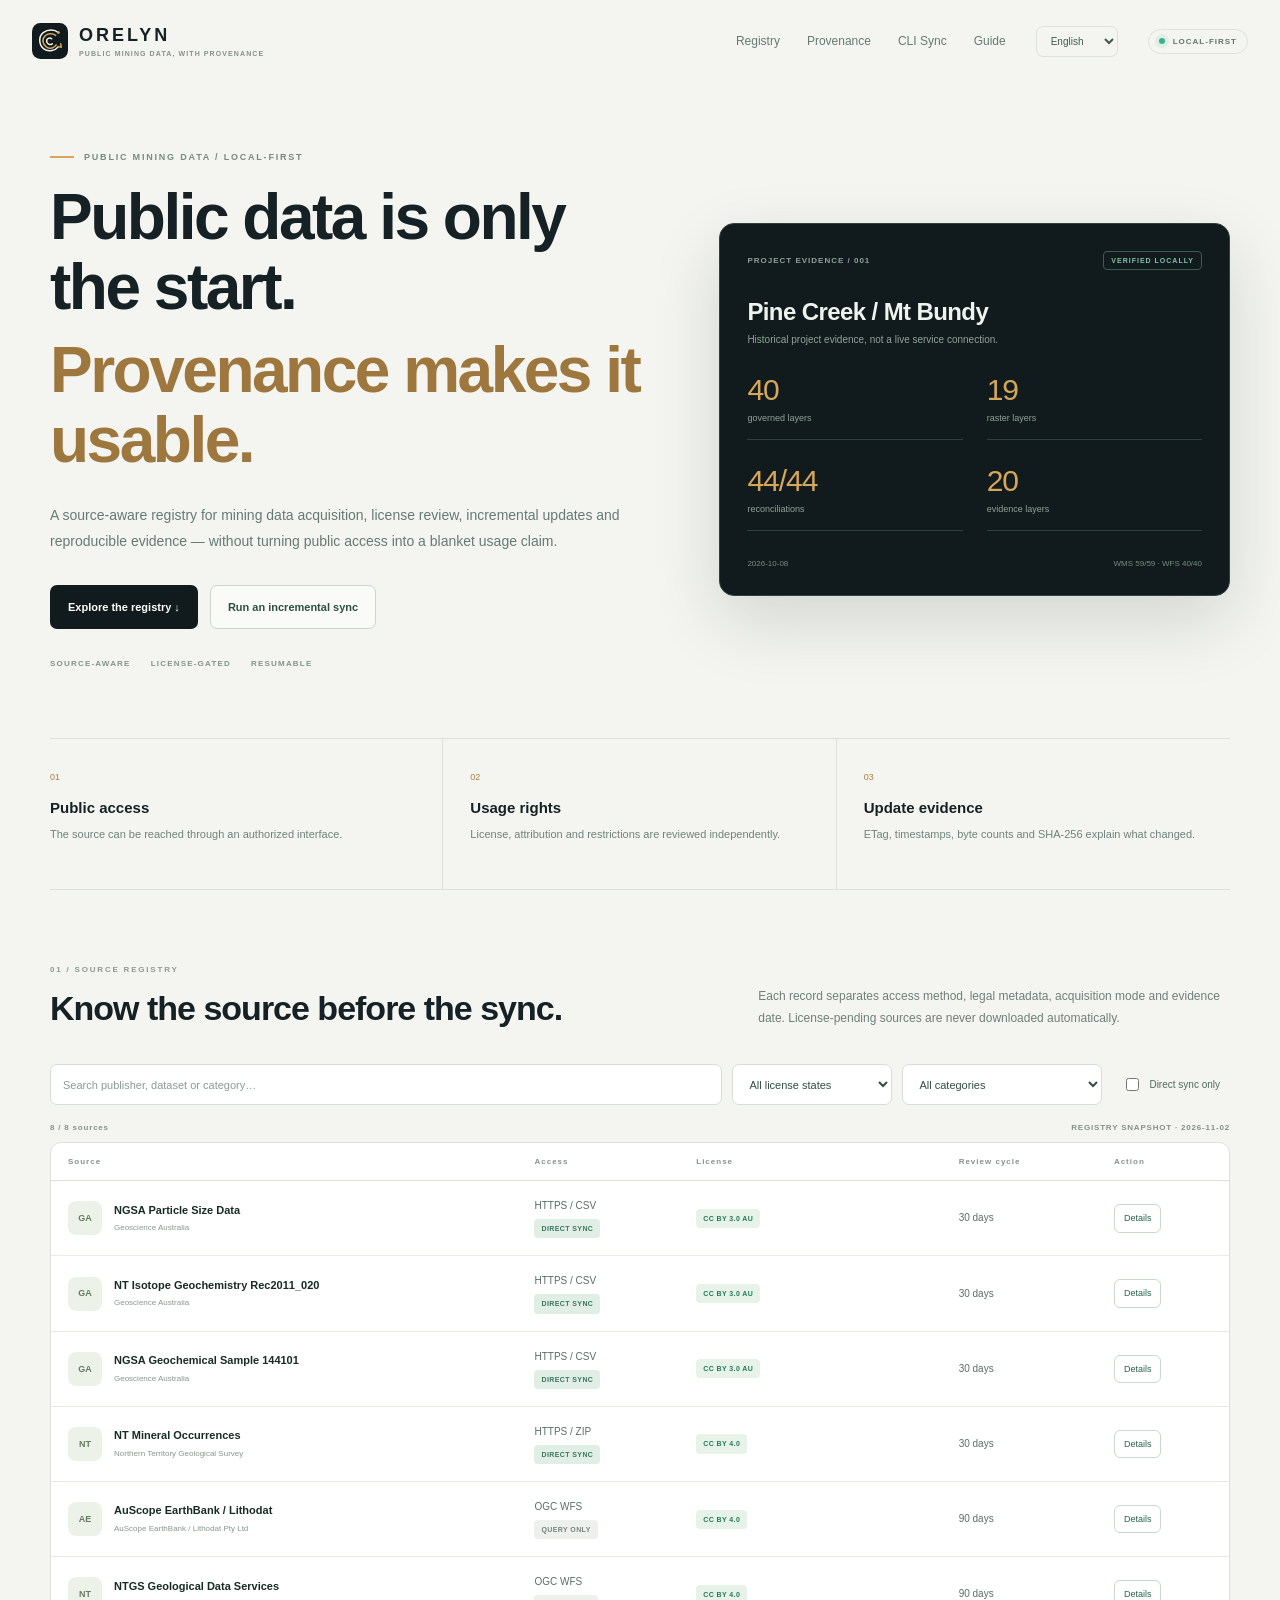
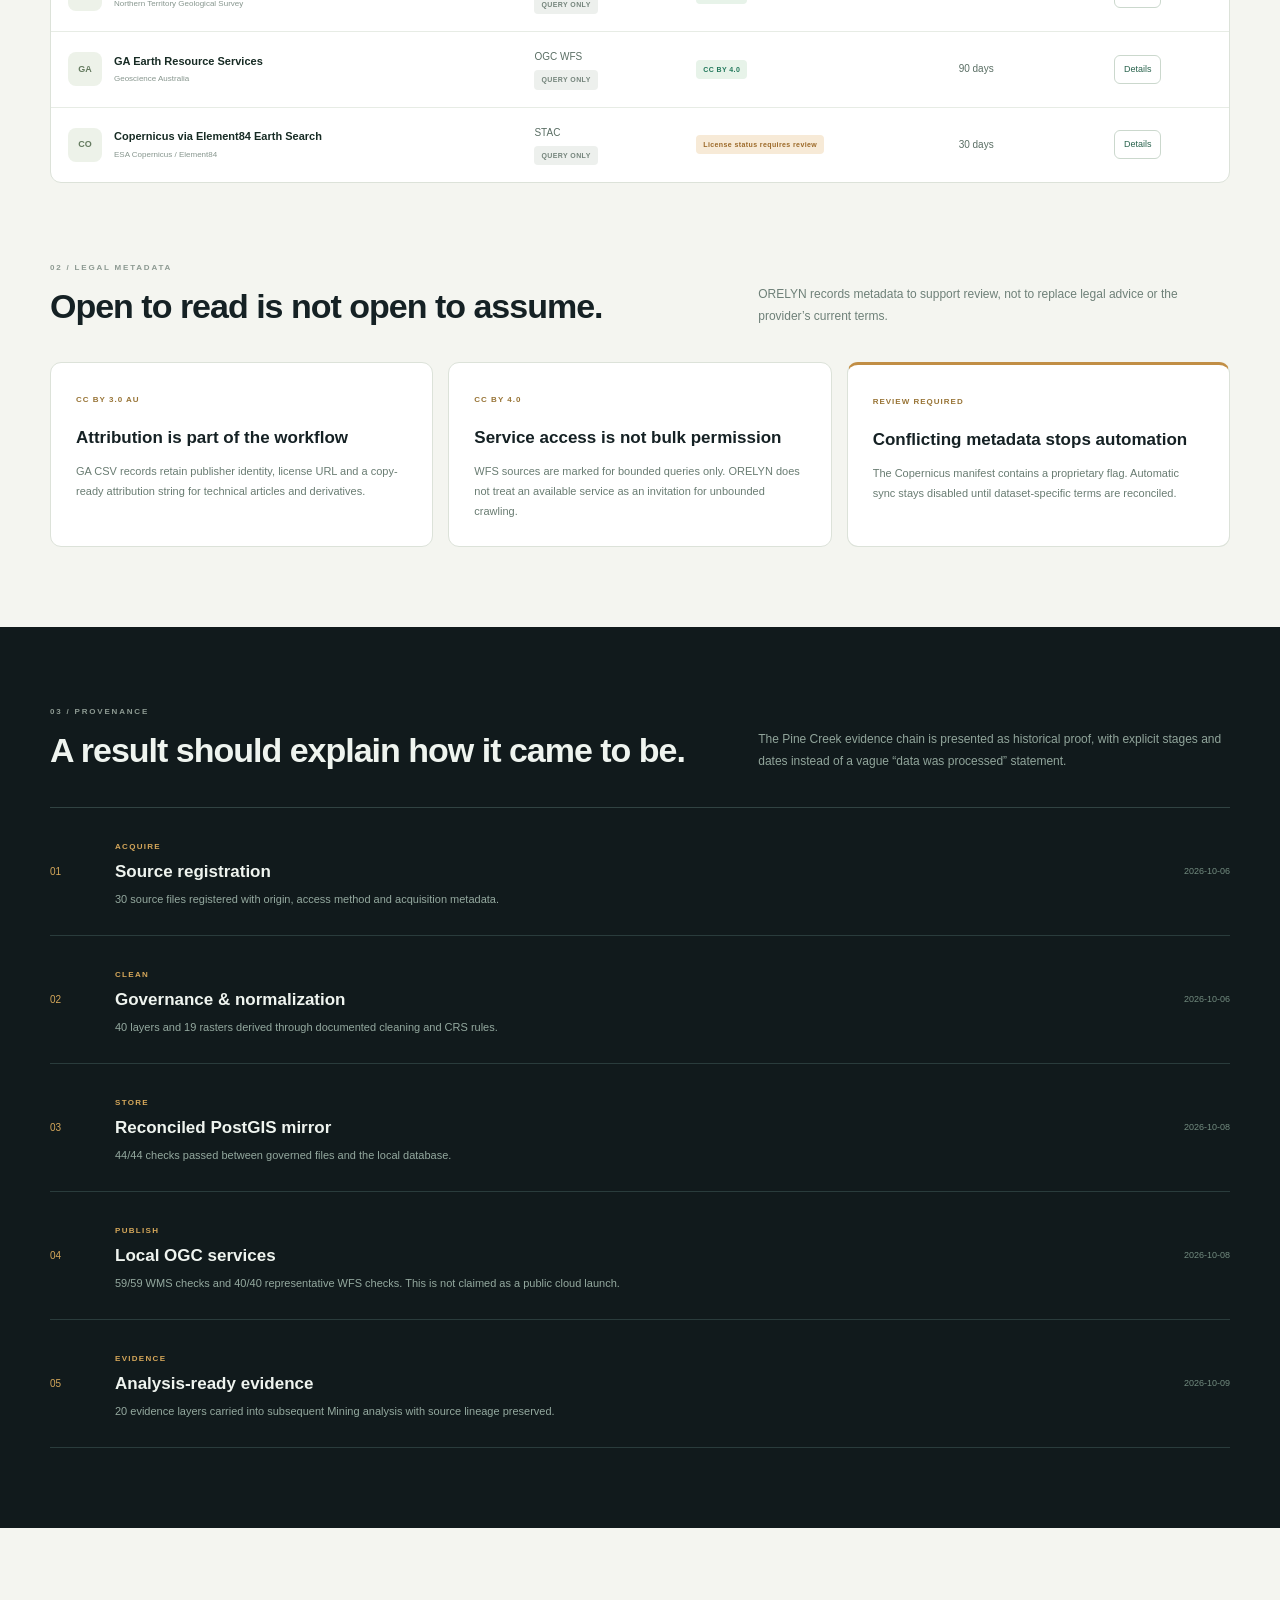
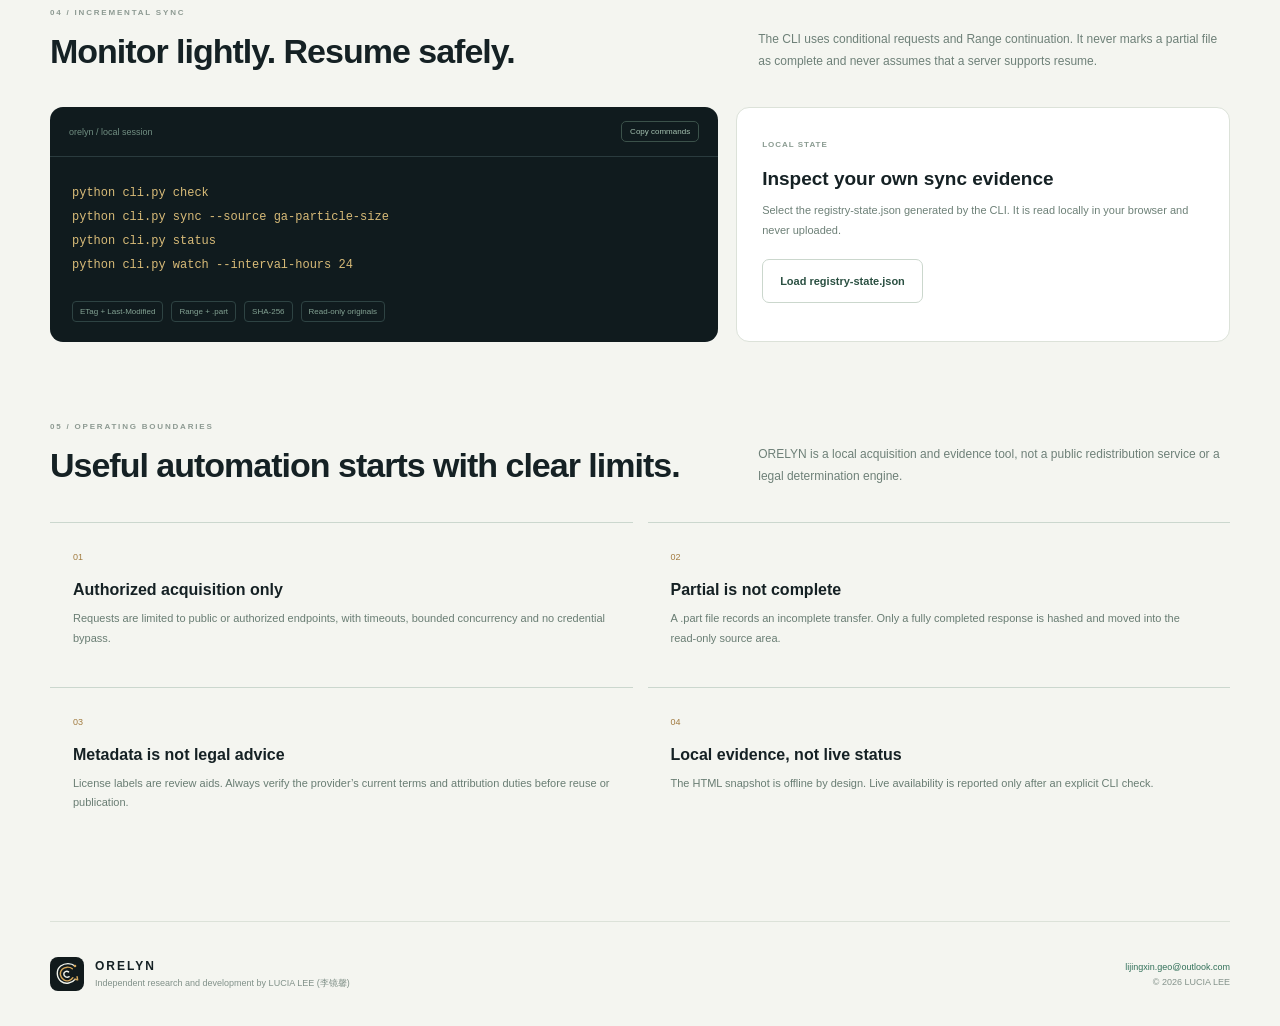
<file: index.html>
<!doctype html>
<html lang="en">
<head>
  <meta charset="utf-8">
  <meta name="viewport" content="width=device-width, initial-scale=1">
  <meta name="description" content="ORELYN — local-first public mining data registry, license matrix, incremental sync and provenance evidence.">
  <meta name="author" content="LUCIA LEE (李镜馨)">
  <meta name="theme-color" content="#111a1c">
  <title>ORELYN — Public Mining Data, with Provenance</title>
  <link rel="icon" href="assets/orelyn-mark.svg" type="image/svg+xml">
  <link rel="stylesheet" href="styles.css">
  <script src="registry.js" defer></script>
  <script src="app.js" defer></script>
</head>
<body>
  <header class="site-header">
    <a class="brand" href="index.html" aria-label="ORELYN home"><img src="assets/orelyn-mark.svg" alt="" width="36" height="36"><span><strong>ORELYN</strong><small>PUBLIC MINING DATA, WITH PROVENANCE</small></span></a>
    <nav class="main-nav" aria-label="Primary navigation">
      <a href="#registry" data-i18n="nav.registry">Registry</a><a href="#provenance" data-i18n="nav.provenance">Provenance</a><a href="#cli" data-i18n="nav.cli">CLI Sync</a><a href="#guide" data-i18n="nav.guide">Guide</a>
    </nav>
    <select id="language-select" class="language-select" aria-label="Language"><option value="en">English</option><option value="zh-CN">简体中文</option></select>
    <span class="local-badge"><span class="status-dot"></span>LOCAL-FIRST</span>
  </header>

  <main>
    <section class="hero shell">
      <div class="hero-copy">
        <p class="eyebrow"><span></span>PUBLIC MINING DATA / LOCAL-FIRST</p>
        <h1><span data-i18n="hero.titleStart">Public data is only the start.</span><em data-i18n="hero.titleEm">Provenance makes it usable.</em></h1>
        <p class="hero-intro" data-i18n="hero.intro">A source-aware registry for mining data acquisition, license review, incremental updates and reproducible evidence — without turning public access into a blanket usage claim.</p>
        <div class="hero-actions"><a class="button primary" href="#registry" data-i18n="hero.explore">Explore the registry <span>↓</span></a><a class="button secondary" href="#cli" data-i18n="hero.cli">Run an incremental sync</a></div>
        <div class="hero-principles"><span>SOURCE-AWARE</span><span>LICENSE-GATED</span><span>RESUMABLE</span></div>
      </div>
      <aside class="evidence-card">
        <div class="evidence-top"><span>PROJECT EVIDENCE / 001</span><span class="evidence-status">VERIFIED LOCALLY</span></div>
        <h2>Pine Creek / Mt Bundy</h2><p data-i18n="evidence.subtitle">Historical project evidence, not a live service connection.</p>
        <div class="evidence-metrics"><div><strong>40</strong><span data-i18n="metric.layers">governed layers</span></div><div><strong>19</strong><span data-i18n="metric.rasters">raster layers</span></div><div><strong>44/44</strong><span data-i18n="metric.checks">reconciliations</span></div><div><strong>20</strong><span data-i18n="metric.evidence">evidence layers</span></div></div>
        <div class="evidence-foot"><span>2026-10-08</span><span>WMS 59/59 · WFS 40/40</span></div>
      </aside>
    </section>

    <section class="principle-strip shell"><article><span>01</span><strong data-i18n="principle.public">Public access</strong><p data-i18n="principle.publicText">The source can be reached through an authorized interface.</p></article><article><span>02</span><strong data-i18n="principle.license">Usage rights</strong><p data-i18n="principle.licenseText">License, attribution and restrictions are reviewed independently.</p></article><article><span>03</span><strong data-i18n="principle.update">Update evidence</strong><p data-i18n="principle.updateText">ETag, timestamps, byte counts and SHA-256 explain what changed.</p></article></section>

    <section id="registry" class="registry-section shell">
      <div class="section-heading"><div><p class="section-kicker">01 / SOURCE REGISTRY</p><h2 data-i18n="registry.title">Know the source before the sync.</h2></div><p data-i18n="registry.intro">Each record separates access method, legal metadata, acquisition mode and evidence date. License-pending sources are never downloaded automatically.</p></div>
      <div class="registry-tools">
        <label class="search-field"><span class="sr-only">Search sources</span><input id="source-search" type="search" placeholder="Search publisher, dataset or category…" data-i18n-placeholder="search.placeholder"></label>
        <select id="license-filter" aria-label="License filter"><option value="all" data-i18n="filter.allLicenses">All license states</option><option value="open" data-i18n="filter.open">Open license metadata</option><option value="review" data-i18n="filter.review">Review required</option></select>
        <select id="category-filter" aria-label="Category filter"><option value="all" data-i18n="filter.allCategories">All categories</option></select>
        <label class="sync-toggle"><input id="sync-filter" type="checkbox"><span data-i18n="filter.sync">Direct sync only</span></label>
      </div>
      <div class="registry-summary"><span id="registry-count">8 sources</span><span data-i18n="registry.snapshot">REGISTRY SNAPSHOT · 2026-11-02</span></div>
      <div class="table-wrap"><table class="source-table"><thead><tr><th data-i18n="table.source">Source</th><th data-i18n="table.access">Access</th><th data-i18n="table.license">License</th><th data-i18n="table.review">Review cycle</th><th data-i18n="table.action">Action</th></tr></thead><tbody id="source-rows"></tbody></table></div>
      <div id="empty-state" class="empty-state" hidden><strong data-i18n="empty.title">No sources match these filters.</strong><button id="clear-filters" class="text-button" type="button" data-i18n="empty.clear">Clear filters</button></div>
    </section>

    <section class="license-section shell">
      <div class="section-heading"><div><p class="section-kicker">02 / LEGAL METADATA</p><h2 data-i18n="license.title">Open to read is not open to assume.</h2></div><p data-i18n="license.intro">ORELYN records metadata to support review, not to replace legal advice or the provider’s current terms.</p></div>
      <div class="license-grid"><article><span class="license-code">CC BY 3.0 AU</span><h3 data-i18n="license.attribution">Attribution is part of the workflow</h3><p data-i18n="license.attributionText">GA CSV records retain publisher identity, license URL and a copy-ready attribution string for technical articles and derivatives.</p></article><article><span class="license-code">CC BY 4.0</span><h3 data-i18n="license.services">Service access is not bulk permission</h3><p data-i18n="license.servicesText">WFS sources are marked for bounded queries only. ORELYN does not treat an available service as an invitation for unbounded crawling.</p></article><article class="review-card"><span class="license-code">REVIEW REQUIRED</span><h3 data-i18n="license.review">Conflicting metadata stops automation</h3><p data-i18n="license.reviewText">The Copernicus manifest contains a proprietary flag. Automatic sync stays disabled until dataset-specific terms are reconciled.</p></article></div>
    </section>

    <section id="provenance" class="provenance-section">
      <div class="shell">
        <div class="section-heading light"><div><p class="section-kicker">03 / PROVENANCE</p><h2 data-i18n="provenance.title">A result should explain how it came to be.</h2></div><p data-i18n="provenance.intro">The Pine Creek evidence chain is presented as historical proof, with explicit stages and dates instead of a vague “data was processed” statement.</p></div>
        <div class="lineage-list">
          <article><span class="lineage-index">01</span><div><strong>Acquire</strong><h3 data-i18n="lineage.acquire">Source registration</h3><p data-i18n="lineage.acquireText">30 source files registered with origin, access method and acquisition metadata.</p></div><small>2026-10-06</small></article>
          <article><span class="lineage-index">02</span><div><strong>Clean</strong><h3 data-i18n="lineage.clean">Governance & normalization</h3><p data-i18n="lineage.cleanText">40 layers and 19 rasters derived through documented cleaning and CRS rules.</p></div><small>2026-10-06</small></article>
          <article><span class="lineage-index">03</span><div><strong>Store</strong><h3 data-i18n="lineage.store">Reconciled PostGIS mirror</h3><p data-i18n="lineage.storeText">44/44 checks passed between governed files and the local database.</p></div><small>2026-10-08</small></article>
          <article><span class="lineage-index">04</span><div><strong>Publish</strong><h3 data-i18n="lineage.publish">Local OGC services</h3><p data-i18n="lineage.publishText">59/59 WMS checks and 40/40 representative WFS checks. This is not claimed as a public cloud launch.</p></div><small>2026-10-08</small></article>
          <article><span class="lineage-index">05</span><div><strong>Evidence</strong><h3 data-i18n="lineage.evidence">Analysis-ready evidence</h3><p data-i18n="lineage.evidenceText">20 evidence layers carried into subsequent Mining analysis with source lineage preserved.</p></div><small>2026-10-09</small></article>
        </div>
      </div>
    </section>

    <section id="cli" class="cli-section shell">
      <div class="section-heading"><div><p class="section-kicker">04 / INCREMENTAL SYNC</p><h2 data-i18n="cli.title">Monitor lightly. Resume safely.</h2></div><p data-i18n="cli.intro">The CLI uses conditional requests and Range continuation. It never marks a partial file as complete and never assumes that a server supports resume.</p></div>
      <div class="cli-layout">
        <div class="terminal-card"><div class="terminal-top"><span>orelyn / local session</span><button id="copy-commands" class="terminal-copy" type="button" data-i18n="cli.copy">Copy commands</button></div><pre><code>python cli.py check
python cli.py sync --source ga-particle-size
python cli.py status
python cli.py watch --interval-hours 24</code></pre><div class="terminal-notes"><span>ETag + Last-Modified</span><span>Range + .part</span><span>SHA-256</span><span>Read-only originals</span></div></div>
        <div class="state-card"><span class="state-label">LOCAL STATE</span><h3 data-i18n="state.title">Inspect your own sync evidence</h3><p data-i18n="state.text">Select the registry-state.json generated by the CLI. It is read locally in your browser and never uploaded.</p><input id="state-file" type="file" accept="application/json,.json" hidden><button id="load-state" class="button secondary" type="button" data-i18n="state.load">Load registry-state.json</button><div id="state-summary" class="state-summary" hidden></div></div>
      </div>
    </section>

    <section id="guide" class="guide-section shell">
      <div class="section-heading"><div><p class="section-kicker">05 / OPERATING BOUNDARIES</p><h2 data-i18n="guide.title">Useful automation starts with clear limits.</h2></div><p data-i18n="guide.intro">ORELYN is a local acquisition and evidence tool, not a public redistribution service or a legal determination engine.</p></div>
      <div class="guide-grid"><article><span>01</span><h3 data-i18n="guide.authorized">Authorized acquisition only</h3><p data-i18n="guide.authorizedText">Requests are limited to public or authorized endpoints, with timeouts, bounded concurrency and no credential bypass.</p></article><article><span>02</span><h3 data-i18n="guide.resume">Partial is not complete</h3><p data-i18n="guide.resumeText">A .part file records an incomplete transfer. Only a fully completed response is hashed and moved into the read-only source area.</p></article><article><span>03</span><h3 data-i18n="guide.legal">Metadata is not legal advice</h3><p data-i18n="guide.legalText">License labels are review aids. Always verify the provider’s current terms and attribution duties before reuse or publication.</p></article><article><span>04</span><h3 data-i18n="guide.local">Local evidence, not live status</h3><p data-i18n="guide.localText">The HTML snapshot is offline by design. Live availability is reported only after an explicit CLI check.</p></article></div>
    </section>
  </main>

  <dialog id="source-dialog" class="source-dialog"><button id="close-dialog" class="dialog-close" type="button" aria-label="Close">×</button><div id="dialog-content"></div></dialog>
  <div id="toast" class="toast" role="status" hidden></div>

  <footer class="site-footer shell"><div class="footer-brand"><img src="assets/orelyn-mark.svg" alt="" width="34" height="34"><div><strong>ORELYN</strong><span>Independent research and development by LUCIA LEE (李镜馨)</span></div></div><div class="footer-contact"><a href="mailto:lijingxin.geo@outlook.com">lijingxin.geo@outlook.com</a><span>© 2026 LUCIA LEE</span></div></footer>
</body>
</html>
</file>
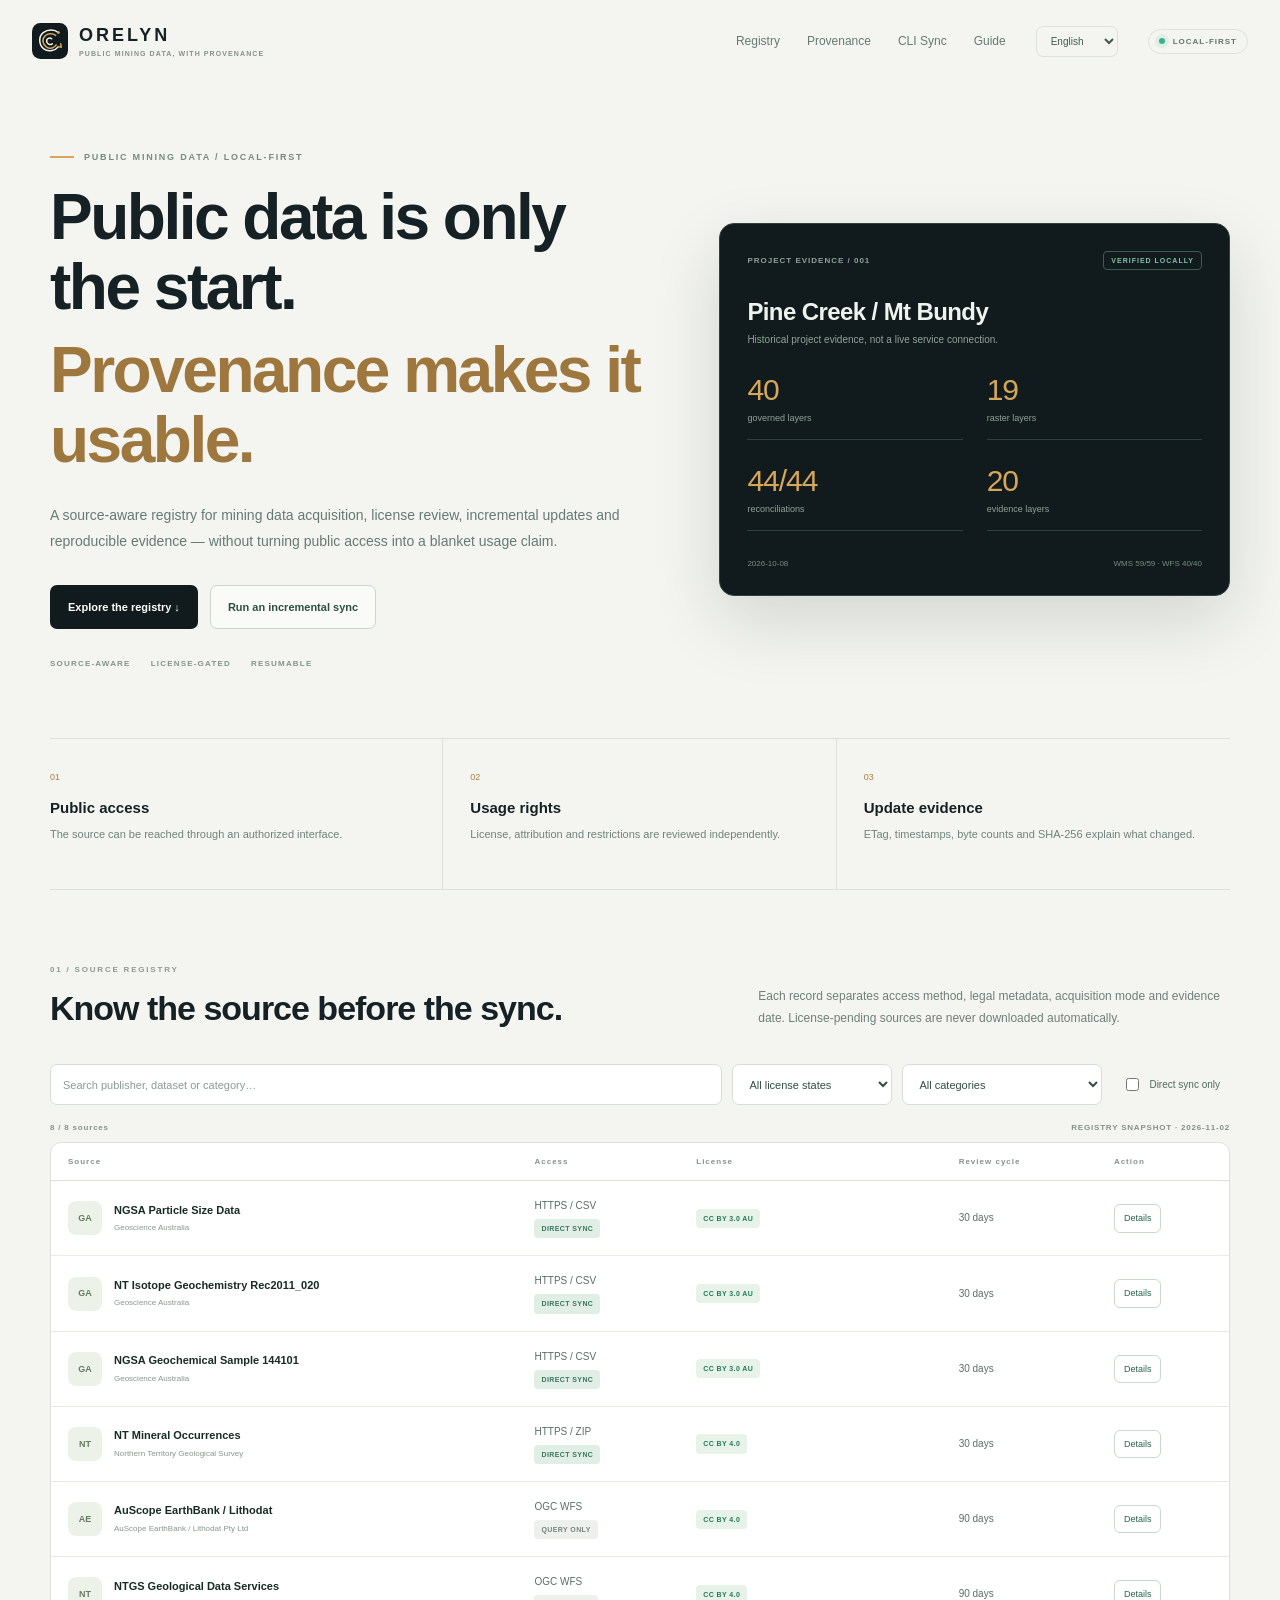
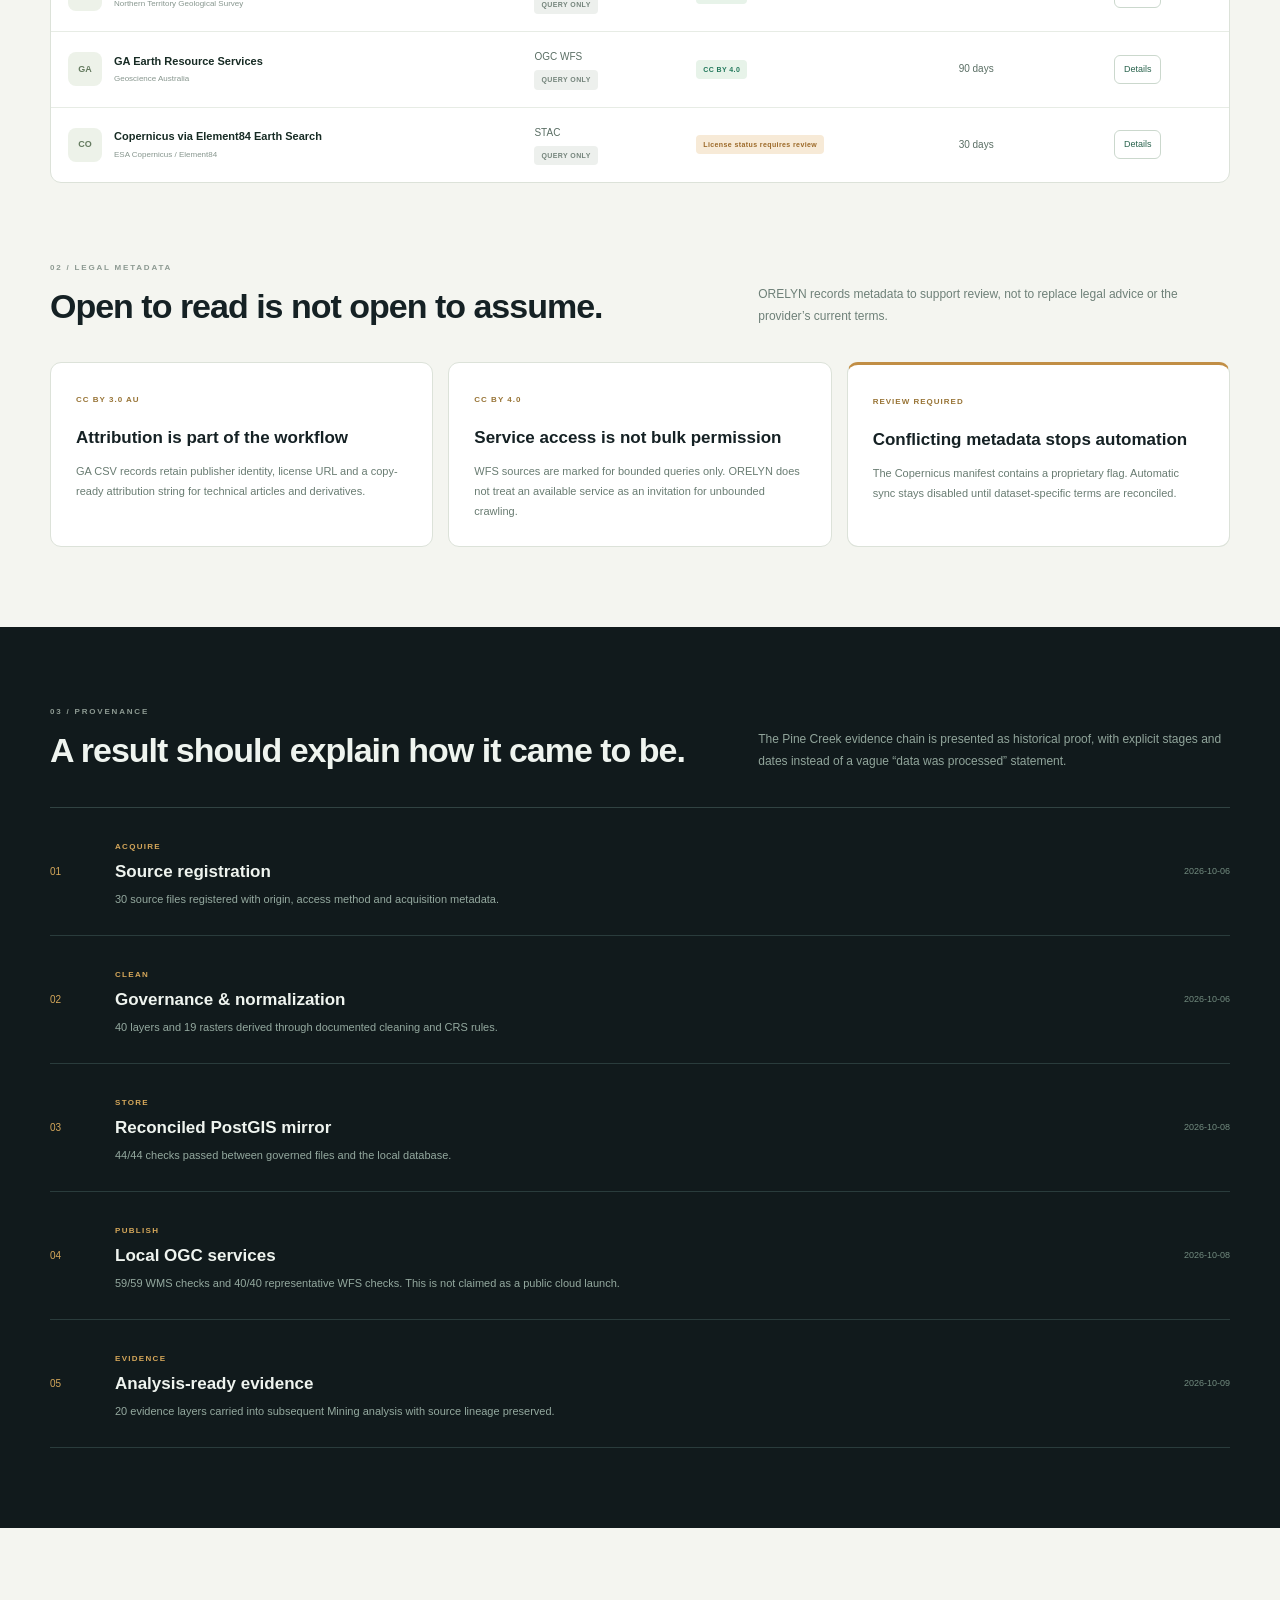
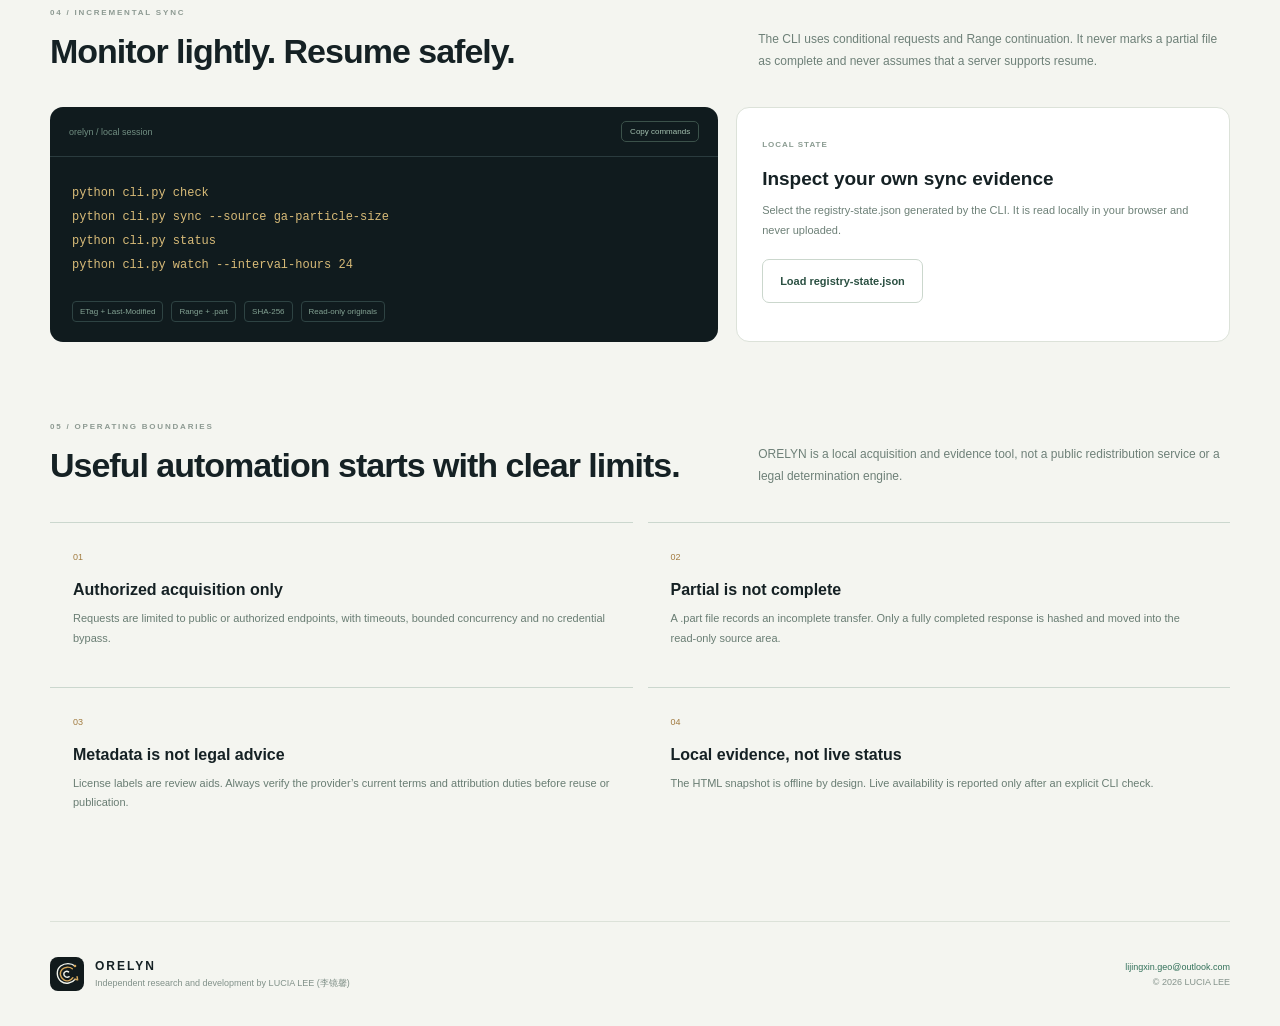
<file: ORELYN.html>
<!doctype html>
<html lang="en">
<head>
  <meta charset="utf-8">
  <meta name="viewport" content="width=device-width, initial-scale=1">
  <meta http-equiv="Content-Security-Policy" content="default-src 'self' data:; img-src 'self' data:; style-src 'self' 'unsafe-inline'; script-src 'self' 'unsafe-inline'; connect-src 'self'; font-src 'self'; object-src 'none'; base-uri 'none'; form-action 'self'">
  <meta name="description" content="ORELYN — local-first public mining data registry, license matrix, incremental sync and provenance evidence.">
  <meta name="author" content="LUCIA LEE (李镜馨)">
  <meta name="theme-color" content="#111a1c">
  <title>ORELYN — Public Mining Data, with Provenance</title>
  <link rel="icon" href="[data-uri]" type="image/svg+xml">
  <style>
:root{--navy:#111a1c;--navy-soft:#1b2b2e;--gold:#d5a75a;--paper:#f4f5f0;--white:#fff;--line:#dce2d9;--ink:#152124;--muted:#6d7c75;--green:#3d9b7a}*{box-sizing:border-box}html{scroll-behavior:smooth}body{margin:0;background:var(--paper);color:var(--ink);font-family:Inter,"Segoe UI","PingFang SC","Microsoft YaHei",sans-serif;-webkit-font-smoothing:antialiased}a{color:inherit;text-decoration:none}button,input,select{font:inherit}button{cursor:pointer}.shell{width:min(1180px,calc(100% - 64px));margin-inline:auto}.sr-only{position:absolute;width:1px;height:1px;padding:0;margin:-1px;overflow:hidden;clip:rect(0,0,0,0);white-space:nowrap;border:0}.site-header{width:min(1320px,calc(100% - 64px));height:82px;margin-inline:auto;display:flex;align-items:center;gap:30px}.brand{display:flex;align-items:center;gap:11px}.brand img{display:block}.brand>span{display:flex;flex-direction:column;gap:4px}.brand strong{font-size:18px;letter-spacing:3px}.brand small{color:#83928a;font-size:7px;font-weight:650;letter-spacing:1.1px}.main-nav{display:flex;gap:27px;margin-left:auto}.main-nav a{color:#667a72;font-size:12px}.main-nav a:hover{color:#16826a}.language-select{padding:8px 10px;border:1px solid var(--line);border-radius:7px;background:transparent;color:#40584e;font-size:10px}.local-badge{display:flex;align-items:center;gap:8px;padding:7px 10px;border:1px solid var(--line);border-radius:99px;color:#61776b;font-size:8px;font-weight:700;letter-spacing:1px}.status-dot{width:6px;height:6px;border-radius:50%;background:#36b28a;box-shadow:0 0 0 4px rgba(54,178,138,.1)}.hero{display:grid;grid-template-columns:1.08fr .92fr;align-items:center;gap:70px;min-height:600px;padding-block:70px}.eyebrow,.section-kicker{display:flex;align-items:center;gap:10px;margin:0 0 20px;color:#778b81;font-size:9px;font-weight:700;letter-spacing:1.8px}.eyebrow>span{width:24px;height:2px;background:var(--gold)}.hero h1{margin:0;font-size:clamp(44px,5vw,65px);font-weight:590;line-height:1.1;letter-spacing:-2.5px}.hero h1 em{display:block;margin-top:12px;color:#9d773d;font-style:normal}.hero-intro{max-width:580px;margin:26px 0 30px;color:#667a72;font-size:14px;line-height:1.9}.hero-actions{display:flex;flex-wrap:wrap;gap:12px}.button{min-height:44px;display:inline-flex;align-items:center;justify-content:center;gap:20px;padding:0 17px;border:1px solid transparent;border-radius:7px;font-size:11px;font-weight:650;transition:transform .2s,background .2s,border-color .2s}.button:hover{transform:translateY(-1px)}.button.primary{background:var(--navy);color:#fff}.button.primary:hover{background:#25413e}.button.secondary{border-color:#cbd7cd;background:rgba(255,255,255,.55);color:#2b5042}.button.secondary:hover{border-color:#7f9c89}.hero-principles{display:flex;flex-wrap:wrap;gap:20px;margin-top:30px;color:#84938b;font-size:8px;font-weight:700;letter-spacing:1.2px}.evidence-card{padding:27px;border:1px solid #2e4141;border-radius:15px;background:var(--navy);color:#eef3ed;box-shadow:0 25px 70px rgba(17,26,28,.14)}.evidence-top{display:flex;justify-content:space-between;align-items:center;gap:12px;color:#8da19a;font-size:8px;font-weight:700;letter-spacing:1px}.evidence-status{padding:5px 7px;border:1px solid #3c5c50;border-radius:4px;color:#83c2a8;font-size:7px}.evidence-card h2{margin:28px 0 8px;font-size:24px;letter-spacing:-.6px}.evidence-card>p{margin:0;color:#8fa49b;font-size:10px}.evidence-metrics{display:grid;grid-template-columns:1fr 1fr;gap:24px;margin-block:28px}.evidence-metrics>div{display:flex;flex-direction:column;gap:6px;padding-bottom:16px;border-bottom:1px solid #2c4141}.evidence-metrics strong{color:var(--gold);font-size:30px;font-weight:500;letter-spacing:-1px}.evidence-metrics span{color:#8fa49b;font-size:9px}.evidence-foot{display:flex;justify-content:space-between;gap:15px;color:#758e84;font-size:8px}.principle-strip{display:grid;grid-template-columns:repeat(3,1fr);margin-bottom:75px;border-block:1px solid var(--line)}.principle-strip article{position:relative;min-height:150px;padding:27px 27px 25px 0;border-right:1px solid var(--line)}.principle-strip article:not(:first-child){padding-left:27px}.principle-strip article:last-child{border-right:0}.principle-strip article>span{color:#a87f40;font-size:9px}.principle-strip strong{display:block;margin-top:15px;font-size:15px}.principle-strip p{margin:9px 0 0;color:#71827a;font-size:11px;line-height:1.7}.section-heading{display:grid;grid-template-columns:1.15fr .85fr;align-items:end;gap:70px;margin-bottom:35px}.section-heading h2{max-width:650px;margin:0;font-size:34px;line-height:1.25;letter-spacing:-1px}.section-heading>p{margin:0;color:#6e8078;font-size:12px;line-height:1.85}.section-kicker{margin-bottom:13px;color:#8d9a92;font-size:8px}.registry-section{padding-bottom:80px}.registry-tools{display:grid;grid-template-columns:1fr auto auto auto;gap:10px;margin-bottom:18px}.search-field input,.registry-tools select{width:100%;min-height:41px;padding:0 12px;border:1px solid #d5dfd5;border-radius:7px;background:#fff;color:#334d42;font-size:11px}.search-field input::placeholder{color:#8d9b94}.sync-toggle{display:flex;align-items:center;gap:7px;padding:0 10px;color:#53695e;font-size:10px;white-space:nowrap}.registry-summary{display:flex;justify-content:space-between;align-items:center;margin-bottom:10px;color:#83928a;font-size:8px;font-weight:650;letter-spacing:.8px}.table-wrap{overflow-x:auto;border:1px solid var(--line);border-radius:11px;background:#fff}.source-table{width:100%;border-collapse:collapse;text-align:left}.source-table th{padding:14px 17px;border-bottom:1px solid var(--line);color:#84938c;font-size:8px;font-weight:700;letter-spacing:1px;white-space:nowrap}.source-table td{padding:17px;border-bottom:1px solid #e7ece5;color:#5a6e64;font-size:10px;line-height:1.6;vertical-align:middle}.source-table tr:last-child td{border-bottom:0}.source-table tbody tr:hover{background:#f8faf6}.source-name{display:flex;align-items:center;gap:12px;min-width:230px}.source-icon{display:grid;place-items:center;width:34px;height:34px;flex:0 0 auto;border-radius:8px;background:#edf2e9;color:#657b60;font-size:9px;font-weight:750}.source-name strong{display:block;color:#172b24;font-size:11px}.source-name small{display:block;margin-top:3px;color:#87968e;font-size:8px}.license-pill,.sync-pill{display:inline-flex;padding:4px 7px;border-radius:4px;background:#e7f3e9;color:#23785c;font-size:7px;font-weight:700;letter-spacing:.4px;white-space:nowrap}.license-pill.review{background:#f7ead7;color:#9b6827}.sync-pill{margin-top:5px;background:#edf0ed;color:#75857c}.sync-pill.enabled{background:#e1eee6;color:#39785b}.detail-button{padding:6px 9px;border:1px solid #cbd8cd;border-radius:6px;background:transparent;color:#29634d;font-size:9px;white-space:nowrap}.detail-button:hover{border-color:#5a8d70}.empty-state{padding:45px;text-align:center;border:1px dashed #cbd7cd;border-radius:10px;color:#6d8076;font-size:12px}.text-button{display:block;margin:15px auto 0;border:0;background:transparent;color:#16826a;font-size:11px;text-decoration:underline}.license-section{padding-bottom:80px}.license-grid{display:grid;grid-template-columns:repeat(3,1fr);gap:15px}.license-grid article{padding:25px;border:1px solid var(--line);border-radius:11px;background:#fff}.license-grid article.review-card{border-top:3px solid #c18e45}.license-code{color:#987436;font-size:8px;font-weight:750;letter-spacing:1px}.license-grid h3{margin:20px 0 12px;font-size:17px;line-height:1.4}.license-grid p{margin:0;color:#697c72;font-size:11px;line-height:1.8}.provenance-section{padding-block:80px;background:var(--navy);color:#eff4ef}.section-heading.light h2{color:#eff4ef}.section-heading.light>p{color:#91a59b}.lineage-list{border-top:1px solid #314342}.lineage-list article{display:grid;grid-template-columns:45px 1fr auto;gap:20px;align-items:center;min-height:128px;padding:24px 0;border-bottom:1px solid #2a3c3c}.lineage-index{color:var(--gold);font-size:10px}.lineage-list strong{color:var(--gold);font-size:8px;font-weight:700;letter-spacing:1.3px;text-transform:uppercase}.lineage-list h3{margin:9px 0 8px;font-size:17px}.lineage-list p{margin:0;color:#94a99f;font-size:11px;line-height:1.7}.lineage-list small{color:#728b7f;font-size:9px}.cli-section{padding-block:80px}.cli-layout{display:grid;grid-template-columns:1.15fr .85fr;gap:18px}.terminal-card{overflow:hidden;border-radius:13px;background:#101b1e;color:#dce8df}.terminal-top{display:flex;justify-content:space-between;align-items:center;padding:14px 19px;border-bottom:1px solid #2a3b3e;color:#718f82;font-size:9px}.terminal-copy{padding:5px 8px;border:1px solid #3b514a;border-radius:5px;background:transparent;color:#a4c1b0;font-size:8px}.terminal-card pre{margin:0;padding:24px 22px;overflow-x:auto;font-family:"Cascadia Code",Consolas,monospace;font-size:12px;line-height:2}.terminal-card code{color:#d8bb78}.terminal-notes{display:flex;flex-wrap:wrap;gap:8px;padding:0 22px 20px}.terminal-notes span{padding:5px 7px;border:1px solid #2e4343;border-radius:4px;color:#83a293;font-size:8px}.state-card{padding:25px;border:1px solid var(--line);border-radius:13px;background:#fff}.state-label{color:#8a9b91;font-size:8px;font-weight:700;letter-spacing:1px}.state-card h3{margin:17px 0 11px;font-size:19px}.state-card>p{margin:0 0 18px;color:#6d8077;font-size:11px;line-height:1.8}.state-summary{margin-top:18px;padding-top:15px;border-top:1px solid var(--line);color:#52695d;font-size:10px;line-height:1.8}.state-summary strong{display:block;margin-bottom:6px;color:#182c24}.guide-section{padding-bottom:85px}.guide-grid{display:grid;grid-template-columns:1fr 1fr;gap:15px}.guide-grid article{padding:23px;border-top:1px solid #cbd7ce}.guide-grid article>span{color:#a27c41;font-size:9px}.guide-grid h3{margin:17px 0 10px;font-size:16px}.guide-grid p{margin:0;color:#697d73;font-size:11px;line-height:1.8}.source-dialog{width:min(680px,calc(100vw - 32px));padding:30px;border:1px solid #d4dfd5;border-radius:15px;background:#f9fbf7;color:var(--ink);box-shadow:0 30px 100px rgba(17,26,28,.25)}.source-dialog::backdrop{background:rgba(17,26,28,.45);backdrop-filter:blur(3px)}.dialog-close{position:absolute;top:15px;right:15px;width:29px;height:29px;border:1px solid #cdd9cf;border-radius:7px;background:transparent;color:#53695d;font-size:18px}.dialog-source-kicker{color:#987436;font-size:8px;font-weight:700;letter-spacing:1px}.dialog-source-title{margin:15px 0 7px;font-size:25px;line-height:1.25}.dialog-publisher{color:#72857a;font-size:11px}.dialog-facts{display:grid;grid-template-columns:1fr 1fr;gap:18px;margin-block:24px}.dialog-facts>div{display:flex;flex-direction:column;gap:6px;padding:13px;border:1px solid var(--line);border-radius:8px}.dialog-facts span{color:#87958d;font-size:8px;letter-spacing:.7px}.dialog-facts strong,.dialog-facts a{color:#294d3d;font-size:11px;line-height:1.6;overflow-wrap:anywhere}.dialog-facts a{text-decoration:underline}.dialog-note{padding:16px;border-left:2px solid var(--gold);background:#eef2e9;color:#5d7165;font-size:11px;line-height:1.8}.dialog-actions{display:flex;flex-wrap:wrap;gap:9px;margin-top:22px}.dialog-actions .button{min-height:38px;font-size:10px}.toast{position:fixed;right:22px;bottom:22px;z-index:100;padding:12px 16px;border-radius:8px;background:#111a1c;color:#f0f4ef;box-shadow:0 12px 40px rgba(17,26,28,.2);font-size:11px}.site-footer{min-height:105px;display:flex;align-items:center;justify-content:space-between;gap:25px;border-top:1px solid var(--line)}.footer-brand{display:flex;align-items:center;gap:11px}.footer-brand>div{display:flex;flex-direction:column;gap:4px}.footer-brand strong{font-size:12px;letter-spacing:2px}.footer-brand span{color:#819189;font-size:9px}.footer-contact{display:flex;flex-direction:column;align-items:flex-end;gap:5px;color:#84938b;font-size:9px}.footer-contact a{color:#33715a}@media(max-width:1050px){.main-nav{gap:17px}.local-badge{display:none}.hero{grid-template-columns:1fr 400px;gap:40px}.hero h1{font-size:48px}.registry-tools{grid-template-columns:1fr 1fr}.sync-toggle{justify-content:flex-start}}@media(max-width:800px){.shell{width:min(100% - 36px,600px)}.site-header{width:calc(100% - 36px);gap:14px}.main-nav{display:none}.language-select{margin-left:auto}.hero{grid-template-columns:1fr;gap:40px;padding-block:55px}.hero h1{font-size:46px}.evidence-card{max-width:520px}.principle-strip{grid-template-columns:1fr}.principle-strip article,.principle-strip article:not(:first-child){min-height:0;padding:22px 0;border-right:0;border-bottom:1px solid var(--line)}.principle-strip article:last-child{border-bottom:0}.section-heading{grid-template-columns:1fr;gap:18px}.section-heading h2{font-size:29px}.license-grid,.cli-layout{grid-template-columns:1fr}.registry-tools{grid-template-columns:1fr}.guide-grid{grid-template-columns:1fr}.lineage-list article{grid-template-columns:32px 1fr}.lineage-list small{grid-column:2}.site-footer{align-items:flex-start;flex-direction:column;justify-content:center;padding-block:25px}.footer-contact{align-items:flex-start}}@media(max-width:480px){.hero h1{font-size:39px;letter-spacing:-1.6px}.hero-intro{font-size:13px}.hero-actions{flex-direction:column;align-items:stretch}.button{justify-content:space-between}.evidence-metrics{gap:18px}.evidence-top{font-size:6px}.registry-summary{align-items:flex-start;flex-direction:column;gap:6px}.source-dialog{padding:22px}.dialog-facts{grid-template-columns:1fr}.source-table th:nth-child(2),.source-table td:nth-child(2),.source-table th:nth-child(4),.source-table td:nth-child(4){display:none}}@media(prefers-reduced-motion:reduce){html{scroll-behavior:auto}.button{transition:none}}

</style>
  <script>
window.ORELYN_REGISTRY = {
  "schemaVersion": "1.0.0",
  "registryVersion": "2026.11.02",
  "evidenceReference": "1006/source/datapack_v130plus/manifest.json",
  "sources": [
    {
      "id": "ga-particle-size",
      "name": "NGSA Particle Size Data",
      "publisher": "Geoscience Australia",
      "category": "Geochemistry",
      "access": "HTTPS / CSV",
      "endpoint": "https://d28rz98at9flks.cloudfront.net/74284/particle_size_data.csv",
      "filename": "particle_size_data.csv",
      "license": "CC BY 3.0 AU",
      "licenseUrl": "https://creativecommons.org/licenses/by/3.0/au/",
      "licenseClass": "open",
      "attribution": "Commonwealth of Australia (Geoscience Australia)",
      "usageNote": "Attribution required. Public availability is not treated as permission to omit credit.",
      "syncEnabled": true,
      "reviewCycleDays": 30,
      "evidenceDate": "2026-09-28",
      "evidenceRef": "datapack_v130plus/manifest.json"
    },
    {
      "id": "ga-isotope-rec2011",
      "name": "NT Isotope Geochemistry Rec2011_020",
      "publisher": "Geoscience Australia",
      "category": "Geochronology",
      "access": "HTTPS / CSV",
      "endpoint": "https://d28rz98at9flks.cloudfront.net/82869/Rec2011_020_110706.csv",
      "filename": "Rec2011_020_110706.csv",
      "license": "CC BY 3.0 AU",
      "licenseUrl": "https://creativecommons.org/licenses/by/3.0/au/",
      "licenseClass": "open",
      "attribution": "Commonwealth of Australia (Geoscience Australia)",
      "usageNote": "Attribution required. Preserve the original dataset identity in derivatives.",
      "syncEnabled": true,
      "reviewCycleDays": 30,
      "evidenceDate": "2026-09-28",
      "evidenceRef": "datapack_v130plus/manifest.json"
    },
    {
      "id": "ga-ngsa-144101",
      "name": "NGSA Geochemical Sample 144101",
      "publisher": "Geoscience Australia",
      "category": "Geochemistry",
      "access": "HTTPS / CSV",
      "endpoint": "https://d28rz98at9flks.cloudfront.net/144101/144101_00_0.csv",
      "filename": "144101_00_0.csv",
      "license": "CC BY 3.0 AU",
      "licenseUrl": "https://creativecommons.org/licenses/by/3.0/au/",
      "licenseClass": "open",
      "attribution": "Commonwealth of Australia (Geoscience Australia)",
      "usageNote": "Attribution required. Do not describe a downloaded subset as the complete national dataset.",
      "syncEnabled": true,
      "reviewCycleDays": 30,
      "evidenceDate": "2026-09-28",
      "evidenceRef": "datapack_v130plus/manifest.json"
    },
    {
      "id": "nt-mineral-occurrences",
      "name": "NT Mineral Occurrences",
      "publisher": "Northern Territory Geological Survey",
      "category": "Mineral occurrences",
      "access": "HTTPS / ZIP",
      "endpoint": "https://geoscience.nt.gov.au/contents/prod/Downloads/Mineral_Deposits/MINERALOCCURRENCES_csv.zip",
      "filename": "MINERALOCCURRENCES_csv.zip",
      "license": "CC BY 4.0",
      "licenseUrl": "https://creativecommons.org/licenses/by/4.0/",
      "licenseClass": "open",
      "attribution": "Northern Territory Government",
      "usageNote": "Attribution required. Resume support is tested before a file is marked complete.",
      "syncEnabled": true,
      "reviewCycleDays": 30,
      "evidenceDate": "2026-09-28",
      "evidenceRef": "datapack_v130plus/manifest.json"
    },
    {
      "id": "auscope-earthbank",
      "name": "AuScope EarthBank / Lithodat",
      "publisher": "AuScope EarthBank / Lithodat Pty Ltd",
      "category": "Geochemistry & geochronology",
      "access": "OGC WFS",
      "endpoint": "https://public.lithodat.com/geoserver/wfs",
      "filename": "",
      "license": "CC BY 4.0",
      "licenseUrl": "https://creativecommons.org/licenses/by/4.0/",
      "licenseClass": "open",
      "attribution": "AuScope EarthBank (Lithodat Pty Ltd)",
      "usageNote": "Attribution required. WFS queries must be bounded; no unbounded full-service crawl.",
      "syncEnabled": false,
      "reviewCycleDays": 90,
      "evidenceDate": "2026-09-28",
      "evidenceRef": "datapack_v130plus/manifest.json"
    },
    {
      "id": "ntgs-wfs",
      "name": "NTGS Geological Data Services",
      "publisher": "Northern Territory Geological Survey",
      "category": "Geology & boreholes",
      "access": "OGC WFS",
      "endpoint": "https://geology.data.nt.gov.au/geoserver/wfs",
      "filename": "",
      "license": "CC BY 4.0",
      "licenseUrl": "https://creativecommons.org/licenses/by/4.0/",
      "licenseClass": "open",
      "attribution": "Northern Territory Government (NT Geological Survey)",
      "usageNote": "Attribution required. Query-specific acquisition is separated from service availability.",
      "syncEnabled": false,
      "reviewCycleDays": 90,
      "evidenceDate": "2026-10-08",
      "evidenceRef": "1006/metadata/入库与本地服务_20261008.md"
    },
    {
      "id": "ga-earthresource",
      "name": "GA Earth Resource Services",
      "publisher": "Geoscience Australia",
      "category": "Mineral resources",
      "access": "OGC WFS",
      "endpoint": "https://services.ga.gov.au/gis/earthresource/wfs",
      "filename": "",
      "license": "CC BY 4.0",
      "licenseUrl": "https://creativecommons.org/licenses/by/4.0/",
      "licenseClass": "open",
      "attribution": "Geoscience Australia",
      "usageNote": "Attribution required. WFS availability does not imply unrestricted bulk extraction.",
      "syncEnabled": false,
      "reviewCycleDays": 90,
      "evidenceDate": "2026-09-28",
      "evidenceRef": "datapack_v130plus/manifest.json"
    },
    {
      "id": "copernicus-stac",
      "name": "Copernicus via Element84 Earth Search",
      "publisher": "ESA Copernicus / Element84",
      "category": "Elevation & imagery",
      "access": "STAC",
      "endpoint": "https://earth-search.aws.element84.com/v1",
      "filename": "",
      "license": "License status requires review",
      "licenseUrl": "https://dataspace.copernicus.eu/conditions-data-use",
      "licenseClass": "review",
      "attribution": "Element84 / ESA Copernicus",
      "usageNote": "Automatic download is disabled until the dataset-specific terms and the manifest's proprietary flag are reconciled.",
      "syncEnabled": false,
      "reviewCycleDays": 30,
      "evidenceDate": "2026-09-28",
      "evidenceRef": "datapack_v130plus/manifest.json"
    }
  ]
};

</script>
  <script>
"use strict";

const registry = window.ORELYN_REGISTRY;
const translations = {
  "zh-CN": {
    "nav.registry":"数据注册表","nav.provenance":"溯源证据","nav.cli":"CLI 同步","nav.guide":"使用边界",
    "hero.titleStart":"公开数据只是起点。","hero.titleEm":"可溯源，才可使用。","hero.intro":"面向矿业数据的来源注册、许可复核、增量更新与可复算证据，不把公开可访问笼统表述为可任意使用。","hero.explore":"浏览数据注册表 ↓","hero.cli":"执行增量同步","evidence.subtitle":"历史项目证据，不代表实时服务连接。","metric.layers":"治理图层","metric.rasters":"栅格图层","metric.checks":"对账检查","metric.evidence":"证据图层",
    "principle.public":"公开可访问","principle.publicText":"通过授权接口可以访问数据源。","principle.license":"使用授权","principle.licenseText":"独立审查许可、署名与使用限制。","principle.update":"更新证据","principle.updateText":"ETag、时间戳、字节数和 SHA-256 共同说明变化。",
    "registry.title":"先了解来源，再开始同步。","registry.intro":"每条记录分别标注访问方式、法律元数据、获取模式和证据日期，许可待复核的数据绝不自动下载。","search.placeholder":"搜索发布机构、数据集或类别…","filter.allLicenses":"全部许可状态","filter.open":"开放许可元数据","filter.review":"需要复核","filter.allCategories":"全部类别","filter.sync":"仅看可直接同步","registry.snapshot":"注册表快照 · 2026-11-02","table.source":"数据源","table.access":"访问方式","table.license":"许可","table.review":"复核周期","table.action":"操作","empty.title":"没有符合筛选条件的数据源。","empty.clear":"清除筛选",
    "license.title":"公开可读，不等于随意使用。","license.intro":"ORELYN 记录元数据以辅助复核，不替代法律意见或数据提供方的最新条款。","license.attribution":"署名是工作流的一部分","license.attributionText":"GA CSV 记录保留发布机构、许可地址与可复制的署名文本，供技术文章和派生成果使用。","license.services":"服务可访问不等于允许批量抓取","license.servicesText":"WFS 数据只标注有界查询，不把服务可用理解为无限制爬取的许可。","license.review":"元数据冲突会停止自动化","license.reviewText":"Copernicus 清单中存在 proprietary 标记，在数据集具体条款核对一致前，自动同步保持禁用。",
    "provenance.title":"成果应能解释自己如何形成。","provenance.intro":"Pine Creek 证据链以明确阶段和日期呈现历史验证，不用一句“数据已处理”掩盖过程。","lineage.acquire":"来源登记","lineage.acquireText":"登记 30 个源文件及其来源、访问方式和获取元数据。","lineage.clean":"治理与归一","lineage.cleanText":"通过记录的清洗与坐标规则派生 40 个图层和 19 个栅格。","lineage.store":"PostGIS 对账镜像","lineage.storeText":"治理文件与本地数据库之间完成 44/44 项检查。","lineage.publish":"本地 OGC 服务","lineage.publishText":"WMS 59/59、代表性 WFS 40/40 检查，不宣称已上线公有云。","lineage.evidence":"分析就绪证据","lineage.evidenceText":"20 个证据图层携带来源谱系进入后续矿业分析。",
    "cli.title":"低频监控，安全续传。","cli.intro":"CLI 使用条件请求和 Range 续传，不把部分文件标为完成，也不假定服务端一定支持续传。","cli.copy":"复制命令","state.title":"检查自己的同步证据","state.text":"选择 CLI 生成的 registry-state.json，文件只在浏览器本地读取，不会上传。","state.load":"载入 registry-state.json",
    "guide.title":"有用的自动化，始于清晰边界。","guide.intro":"ORELYN 是本地获取与证据工具，不是公共数据再分发服务，也不是法律判定引擎。","guide.authorized":"仅按授权获取","guide.authorizedText":"仅请求公开或授权端点，设置超时与有界并发，不绕过凭据控制。","guide.resume":"部分不等于完成","guide.resumeText":".part 文件表示未完成传输，只有完整响应才会计算哈希并移入只读源区。","guide.legal":"元数据不是法律意见","guide.legalText":"许可标签用于辅助复核，复用或发布前仍需确认提供方最新条款与署名义务。","guide.local":"本地证据，不是实时状态","guide.localText":"HTML 快照默认离线，只有显式运行 CLI 检查后才会报告实时可用性。"
  }
};

let elements;

function translated(key) {
  const language = elements.language.value;
  return translations[language]?.[key] || document.querySelector(`[data-i18n="${key}"]`)?.textContent || key;
}

function applyLanguage() {
  document.documentElement.lang = elements.language.value;
  document.querySelectorAll("[data-i18n]").forEach(element => {
    const key = element.dataset.i18n;
    if (!element.dataset.i18nDefault) element.dataset.i18nDefault = element.textContent.trim();
    element.textContent = translations[elements.language.value]?.[key] || element.dataset.i18nDefault;
  });
  document.querySelector("#source-search").placeholder = elements.language.value === "zh-CN" ? "搜索发布机构、数据集或类别…" : "Search publisher, dataset or category…";
  try { localStorage.setItem("orelyn.language", elements.language.value); } catch { /* optional storage */ }
}

function element(tag, className, text) {
  const node = document.createElement(tag);
  if (className) node.className = className;
  if (text !== undefined) node.textContent = text;
  return node;
}

function sourceCode(source) {
  if (source.publisher.includes("Geoscience Australia")) return "GA";
  if (source.publisher.includes("Northern Territory")) return "NT";
  if (source.publisher.includes("AuScope")) return "AE";
  return "CO";
}

function renderSources() {
  const query = elements.search.value.trim().toLowerCase();
  const license = elements.license.value;
  const category = elements.category.value;
  const syncOnly = elements.sync.checked;
  const sources = registry.sources.filter(source => {
    const matchesQuery = !query || `${source.name} ${source.publisher} ${source.category}`.toLowerCase().includes(query);
    return matchesQuery && (license === "all" || source.licenseClass === license) && (category === "all" || source.category === category) && (!syncOnly || source.syncEnabled);
  });
  elements.rows.replaceChildren();
  for (const source of sources) {
    const row = element("tr");
    const nameCell = element("td");
    const nameWrap = element("div", "source-name");
    nameWrap.append(element("span", "source-icon", sourceCode(source)));
    const nameText = element("div");
    nameText.append(element("strong", "", source.name), element("small", "", source.publisher));
    nameWrap.append(nameText); nameCell.append(nameWrap);
    const accessCell = element("td");
    accessCell.append(element("div", "", source.access));
    accessCell.append(element("span", `sync-pill ${source.syncEnabled ? "enabled" : ""}`, source.syncEnabled ? "DIRECT SYNC" : "QUERY ONLY"));
    const licenseCell = element("td");
    licenseCell.append(element("span", `license-pill ${source.licenseClass === "review" ? "review" : ""}`, source.license));
    const cycleCell = element("td", "", `${source.reviewCycleDays} days`);
    const actionCell = element("td");
    const button = element("button", "detail-button", elements.language.value === "zh-CN" ? "查看" : "Details");
    button.type = "button"; button.addEventListener("click", () => showSource(source));
    actionCell.append(button);
    row.append(nameCell, accessCell, licenseCell, cycleCell, actionCell);
    elements.rows.append(row);
  }
  elements.count.textContent = `${sources.length} / ${registry.sources.length} sources`;
  elements.empty.hidden = sources.length > 0;
}

function fact(label, value, link = null) {
  const box = element("div");
  box.append(element("span", "", label));
  if (link) {
    const anchor = element("a", "", value);
    anchor.href = link; anchor.target = "_blank"; anchor.rel = "noopener noreferrer";
    box.append(anchor);
  } else box.append(element("strong", "", value));
  return box;
}

async function copyText(text, confirmation = "Copied") {
  try {
    await navigator.clipboard.writeText(text);
  } catch {
    const area = document.createElement("textarea"); area.value = text; document.body.append(area); area.select();
    document.execCommand("copy"); area.remove();
  }
  const toast = document.querySelector("#toast"); toast.textContent = confirmation; toast.hidden = false;
  window.setTimeout(() => { toast.hidden = true; }, 1800);
}

function showSource(source) {
  elements.dialogContent.replaceChildren();
  const kicker = element("span", "dialog-source-kicker", `${source.category} / ${source.access}`);
  const title = element("h2", "dialog-source-title", source.name);
  const publisher = element("p", "dialog-publisher", source.publisher);
  const facts = element("div", "dialog-facts");
  facts.append(
    fact("LICENSE", source.license, source.licenseUrl),
    fact("ATTRIBUTION", source.attribution),
    fact("REVIEW CYCLE", `${source.reviewCycleDays} days`),
    fact("EVIDENCE DATE", source.evidenceDate),
    fact("ACCESS", source.access, source.endpoint),
    fact("SYNC POLICY", source.syncEnabled ? "Incremental download enabled" : "Bounded query only"),
  );
  const note = element("p", "dialog-note", source.usageNote);
  const actions = element("div", "dialog-actions");
  const citation = element("button", "button primary", "Copy attribution"); citation.type = "button";
  citation.addEventListener("click", () => copyText(`${source.name} — ${source.attribution}. ${source.license}. ${source.endpoint}`, "Attribution copied"));
  const endpoint = element("button", "button secondary", "Copy endpoint"); endpoint.type = "button";
  endpoint.addEventListener("click", () => copyText(source.endpoint, "Endpoint copied"));
  actions.append(citation, endpoint);
  elements.dialogContent.append(kicker, title, publisher, facts, note, actions);
  elements.dialog.showModal();
}

function initializeFilters() {
  const categories = [...new Set(registry.sources.map(source => source.category))].sort();
  for (const category of categories) elements.category.append(element("option", "", category));
  elements.category.value = "all";
  [elements.search, elements.license, elements.category, elements.sync].forEach(control => control.addEventListener("input", renderSources));
  document.querySelector("#clear-filters").addEventListener("click", () => {
    elements.search.value = ""; elements.license.value = "all"; elements.category.value = "all"; elements.sync.checked = false; renderSources();
  });
  document.querySelector("#close-dialog").addEventListener("click", () => elements.dialog.close());
  elements.dialog.addEventListener("click", event => { if (event.target === elements.dialog) elements.dialog.close(); });
}

function initializeStateImport() {
  const input = document.querySelector("#state-file");
  document.querySelector("#load-state").addEventListener("click", () => input.click());
  input.addEventListener("change", async () => {
    const file = input.files[0];
    if (!file) return;
    try {
      const state = JSON.parse(await file.text());
      const summary = document.querySelector("#state-summary");
      summary.replaceChildren();
      summary.append(element("strong", "", `Snapshot: ${state.generatedAt || "unknown"}`));
      const checks = Object.keys(state.checks || {}).length;
      const downloads = Object.keys(state.downloads || {}).length;
      summary.append(element("span", "", `${checks} endpoint checks · ${downloads} downloaded source records · local file only`));
      summary.hidden = false;
    } catch {
      const summary = document.querySelector("#state-summary");
      summary.textContent = "Invalid registry-state.json";
      summary.hidden = false;
    }
  });
}

function initialize() {
  elements = {
    rows: document.querySelector("#source-rows"), count: document.querySelector("#registry-count"),
    search: document.querySelector("#source-search"), license: document.querySelector("#license-filter"),
    category: document.querySelector("#category-filter"), sync: document.querySelector("#sync-filter"),
    empty: document.querySelector("#empty-state"), dialog: document.querySelector("#source-dialog"),
    dialogContent: document.querySelector("#dialog-content"), language: document.querySelector("#language-select"),
  };
  let saved = "en";
  try { saved = localStorage.getItem("orelyn.language") || "en"; } catch { /* optional storage */ }
  elements.language.value = saved === "zh-CN" ? "zh-CN" : "en";
  elements.language.addEventListener("change", () => { applyLanguage(); renderSources(); });
  applyLanguage();
  initializeFilters();
  renderSources();
  initializeStateImport();
  document.querySelector("#copy-commands").addEventListener("click", () => copyText("python cli.py check\npython cli.py sync --source ga-particle-size\npython cli.py status\npython cli.py watch --interval-hours 24", "Commands copied"));
}

document.addEventListener("DOMContentLoaded", () => {
  try { initialize(); } catch (error) { console.error(error.stack); throw error; }
});

</script>
</head>
<body>
  <header class="site-header">
    <a class="brand" href="index.html" aria-label="ORELYN home"><img src="[data-uri]" alt="" width="36" height="36"><span><strong>ORELYN</strong><small>PUBLIC MINING DATA, WITH PROVENANCE</small></span></a>
    <nav class="main-nav" aria-label="Primary navigation">
      <a href="#registry" data-i18n="nav.registry">Registry</a><a href="#provenance" data-i18n="nav.provenance">Provenance</a><a href="#cli" data-i18n="nav.cli">CLI Sync</a><a href="#guide" data-i18n="nav.guide">Guide</a>
    </nav>
    <select id="language-select" class="language-select" aria-label="Language"><option value="en">English</option><option value="zh-CN">简体中文</option></select>
    <span class="local-badge"><span class="status-dot"></span>LOCAL-FIRST</span>
  </header>

  <main>
    <section class="hero shell">
      <div class="hero-copy">
        <p class="eyebrow"><span></span>PUBLIC MINING DATA / LOCAL-FIRST</p>
        <h1><span data-i18n="hero.titleStart">Public data is only the start.</span><em data-i18n="hero.titleEm">Provenance makes it usable.</em></h1>
        <p class="hero-intro" data-i18n="hero.intro">A source-aware registry for mining data acquisition, license review, incremental updates and reproducible evidence — without turning public access into a blanket usage claim.</p>
        <div class="hero-actions"><a class="button primary" href="#registry" data-i18n="hero.explore">Explore the registry <span>↓</span></a><a class="button secondary" href="#cli" data-i18n="hero.cli">Run an incremental sync</a></div>
        <div class="hero-principles"><span>SOURCE-AWARE</span><span>LICENSE-GATED</span><span>RESUMABLE</span></div>
      </div>
      <aside class="evidence-card">
        <div class="evidence-top"><span>PROJECT EVIDENCE / 001</span><span class="evidence-status">VERIFIED LOCALLY</span></div>
        <h2>Pine Creek / Mt Bundy</h2><p data-i18n="evidence.subtitle">Historical project evidence, not a live service connection.</p>
        <div class="evidence-metrics"><div><strong>40</strong><span data-i18n="metric.layers">governed layers</span></div><div><strong>19</strong><span data-i18n="metric.rasters">raster layers</span></div><div><strong>44/44</strong><span data-i18n="metric.checks">reconciliations</span></div><div><strong>20</strong><span data-i18n="metric.evidence">evidence layers</span></div></div>
        <div class="evidence-foot"><span>2026-10-08</span><span>WMS 59/59 · WFS 40/40</span></div>
      </aside>
    </section>

    <section class="principle-strip shell"><article><span>01</span><strong data-i18n="principle.public">Public access</strong><p data-i18n="principle.publicText">The source can be reached through an authorized interface.</p></article><article><span>02</span><strong data-i18n="principle.license">Usage rights</strong><p data-i18n="principle.licenseText">License, attribution and restrictions are reviewed independently.</p></article><article><span>03</span><strong data-i18n="principle.update">Update evidence</strong><p data-i18n="principle.updateText">ETag, timestamps, byte counts and SHA-256 explain what changed.</p></article></section>

    <section id="registry" class="registry-section shell">
      <div class="section-heading"><div><p class="section-kicker">01 / SOURCE REGISTRY</p><h2 data-i18n="registry.title">Know the source before the sync.</h2></div><p data-i18n="registry.intro">Each record separates access method, legal metadata, acquisition mode and evidence date. License-pending sources are never downloaded automatically.</p></div>
      <div class="registry-tools">
        <label class="search-field"><span class="sr-only">Search sources</span><input id="source-search" type="search" placeholder="Search publisher, dataset or category…" data-i18n-placeholder="search.placeholder"></label>
        <select id="license-filter" aria-label="License filter"><option value="all" data-i18n="filter.allLicenses">All license states</option><option value="open" data-i18n="filter.open">Open license metadata</option><option value="review" data-i18n="filter.review">Review required</option></select>
        <select id="category-filter" aria-label="Category filter"><option value="all" data-i18n="filter.allCategories">All categories</option></select>
        <label class="sync-toggle"><input id="sync-filter" type="checkbox"><span data-i18n="filter.sync">Direct sync only</span></label>
      </div>
      <div class="registry-summary"><span id="registry-count">8 sources</span><span data-i18n="registry.snapshot">REGISTRY SNAPSHOT · 2026-11-02</span></div>
      <div class="table-wrap"><table class="source-table"><thead><tr><th data-i18n="table.source">Source</th><th data-i18n="table.access">Access</th><th data-i18n="table.license">License</th><th data-i18n="table.review">Review cycle</th><th data-i18n="table.action">Action</th></tr></thead><tbody id="source-rows"></tbody></table></div>
      <div id="empty-state" class="empty-state" hidden><strong data-i18n="empty.title">No sources match these filters.</strong><button id="clear-filters" class="text-button" type="button" data-i18n="empty.clear">Clear filters</button></div>
    </section>

    <section class="license-section shell">
      <div class="section-heading"><div><p class="section-kicker">02 / LEGAL METADATA</p><h2 data-i18n="license.title">Open to read is not open to assume.</h2></div><p data-i18n="license.intro">ORELYN records metadata to support review, not to replace legal advice or the provider’s current terms.</p></div>
      <div class="license-grid"><article><span class="license-code">CC BY 3.0 AU</span><h3 data-i18n="license.attribution">Attribution is part of the workflow</h3><p data-i18n="license.attributionText">GA CSV records retain publisher identity, license URL and a copy-ready attribution string for technical articles and derivatives.</p></article><article><span class="license-code">CC BY 4.0</span><h3 data-i18n="license.services">Service access is not bulk permission</h3><p data-i18n="license.servicesText">WFS sources are marked for bounded queries only. ORELYN does not treat an available service as an invitation for unbounded crawling.</p></article><article class="review-card"><span class="license-code">REVIEW REQUIRED</span><h3 data-i18n="license.review">Conflicting metadata stops automation</h3><p data-i18n="license.reviewText">The Copernicus manifest contains a proprietary flag. Automatic sync stays disabled until dataset-specific terms are reconciled.</p></article></div>
    </section>

    <section id="provenance" class="provenance-section">
      <div class="shell">
        <div class="section-heading light"><div><p class="section-kicker">03 / PROVENANCE</p><h2 data-i18n="provenance.title">A result should explain how it came to be.</h2></div><p data-i18n="provenance.intro">The Pine Creek evidence chain is presented as historical proof, with explicit stages and dates instead of a vague “data was processed” statement.</p></div>
        <div class="lineage-list">
          <article><span class="lineage-index">01</span><div><strong>Acquire</strong><h3 data-i18n="lineage.acquire">Source registration</h3><p data-i18n="lineage.acquireText">30 source files registered with origin, access method and acquisition metadata.</p></div><small>2026-10-06</small></article>
          <article><span class="lineage-index">02</span><div><strong>Clean</strong><h3 data-i18n="lineage.clean">Governance & normalization</h3><p data-i18n="lineage.cleanText">40 layers and 19 rasters derived through documented cleaning and CRS rules.</p></div><small>2026-10-06</small></article>
          <article><span class="lineage-index">03</span><div><strong>Store</strong><h3 data-i18n="lineage.store">Reconciled PostGIS mirror</h3><p data-i18n="lineage.storeText">44/44 checks passed between governed files and the local database.</p></div><small>2026-10-08</small></article>
          <article><span class="lineage-index">04</span><div><strong>Publish</strong><h3 data-i18n="lineage.publish">Local OGC services</h3><p data-i18n="lineage.publishText">59/59 WMS checks and 40/40 representative WFS checks. This is not claimed as a public cloud launch.</p></div><small>2026-10-08</small></article>
          <article><span class="lineage-index">05</span><div><strong>Evidence</strong><h3 data-i18n="lineage.evidence">Analysis-ready evidence</h3><p data-i18n="lineage.evidenceText">20 evidence layers carried into subsequent Mining analysis with source lineage preserved.</p></div><small>2026-10-09</small></article>
        </div>
      </div>
    </section>

    <section id="cli" class="cli-section shell">
      <div class="section-heading"><div><p class="section-kicker">04 / INCREMENTAL SYNC</p><h2 data-i18n="cli.title">Monitor lightly. Resume safely.</h2></div><p data-i18n="cli.intro">The CLI uses conditional requests and Range continuation. It never marks a partial file as complete and never assumes that a server supports resume.</p></div>
      <div class="cli-layout">
        <div class="terminal-card"><div class="terminal-top"><span>orelyn / local session</span><button id="copy-commands" class="terminal-copy" type="button" data-i18n="cli.copy">Copy commands</button></div><pre><code>python cli.py check
python cli.py sync --source ga-particle-size
python cli.py status
python cli.py watch --interval-hours 24</code></pre><div class="terminal-notes"><span>ETag + Last-Modified</span><span>Range + .part</span><span>SHA-256</span><span>Read-only originals</span></div></div>
        <div class="state-card"><span class="state-label">LOCAL STATE</span><h3 data-i18n="state.title">Inspect your own sync evidence</h3><p data-i18n="state.text">Select the registry-state.json generated by the CLI. It is read locally in your browser and never uploaded.</p><input id="state-file" type="file" accept="application/json,.json" hidden><button id="load-state" class="button secondary" type="button" data-i18n="state.load">Load registry-state.json</button><div id="state-summary" class="state-summary" hidden></div></div>
      </div>
    </section>

    <section id="guide" class="guide-section shell">
      <div class="section-heading"><div><p class="section-kicker">05 / OPERATING BOUNDARIES</p><h2 data-i18n="guide.title">Useful automation starts with clear limits.</h2></div><p data-i18n="guide.intro">ORELYN is a local acquisition and evidence tool, not a public redistribution service or a legal determination engine.</p></div>
      <div class="guide-grid"><article><span>01</span><h3 data-i18n="guide.authorized">Authorized acquisition only</h3><p data-i18n="guide.authorizedText">Requests are limited to public or authorized endpoints, with timeouts, bounded concurrency and no credential bypass.</p></article><article><span>02</span><h3 data-i18n="guide.resume">Partial is not complete</h3><p data-i18n="guide.resumeText">A .part file records an incomplete transfer. Only a fully completed response is hashed and moved into the read-only source area.</p></article><article><span>03</span><h3 data-i18n="guide.legal">Metadata is not legal advice</h3><p data-i18n="guide.legalText">License labels are review aids. Always verify the provider’s current terms and attribution duties before reuse or publication.</p></article><article><span>04</span><h3 data-i18n="guide.local">Local evidence, not live status</h3><p data-i18n="guide.localText">The HTML snapshot is offline by design. Live availability is reported only after an explicit CLI check.</p></article></div>
    </section>
  </main>

  <dialog id="source-dialog" class="source-dialog"><button id="close-dialog" class="dialog-close" type="button" aria-label="Close">×</button><div id="dialog-content"></div></dialog>
  <div id="toast" class="toast" role="status" hidden></div>

  <footer class="site-footer shell"><div class="footer-brand"><img src="[data-uri]" alt="" width="34" height="34"><div><strong>ORELYN</strong><span>Independent research and development by LUCIA LEE (李镜馨)</span></div></div><div class="footer-contact"><a href="mailto:lijingxin.geo@outlook.com">lijingxin.geo@outlook.com</a><span>© 2026 LUCIA LEE</span></div></footer>
</body>
</html>
</file>
<file: styles.css>
:root{--navy:#111a1c;--navy-soft:#1b2b2e;--gold:#d5a75a;--paper:#f4f5f0;--white:#fff;--line:#dce2d9;--ink:#152124;--muted:#6d7c75;--green:#3d9b7a}*{box-sizing:border-box}html{scroll-behavior:smooth}body{margin:0;background:var(--paper);color:var(--ink);font-family:Inter,"Segoe UI","PingFang SC","Microsoft YaHei",sans-serif;-webkit-font-smoothing:antialiased}a{color:inherit;text-decoration:none}button,input,select{font:inherit}button{cursor:pointer}.shell{width:min(1180px,calc(100% - 64px));margin-inline:auto}.sr-only{position:absolute;width:1px;height:1px;padding:0;margin:-1px;overflow:hidden;clip:rect(0,0,0,0);white-space:nowrap;border:0}.site-header{width:min(1320px,calc(100% - 64px));height:82px;margin-inline:auto;display:flex;align-items:center;gap:30px}.brand{display:flex;align-items:center;gap:11px}.brand img{display:block}.brand>span{display:flex;flex-direction:column;gap:4px}.brand strong{font-size:18px;letter-spacing:3px}.brand small{color:#83928a;font-size:7px;font-weight:650;letter-spacing:1.1px}.main-nav{display:flex;gap:27px;margin-left:auto}.main-nav a{color:#667a72;font-size:12px}.main-nav a:hover{color:#16826a}.language-select{padding:8px 10px;border:1px solid var(--line);border-radius:7px;background:transparent;color:#40584e;font-size:10px}.local-badge{display:flex;align-items:center;gap:8px;padding:7px 10px;border:1px solid var(--line);border-radius:99px;color:#61776b;font-size:8px;font-weight:700;letter-spacing:1px}.status-dot{width:6px;height:6px;border-radius:50%;background:#36b28a;box-shadow:0 0 0 4px rgba(54,178,138,.1)}.hero{display:grid;grid-template-columns:1.08fr .92fr;align-items:center;gap:70px;min-height:600px;padding-block:70px}.eyebrow,.section-kicker{display:flex;align-items:center;gap:10px;margin:0 0 20px;color:#778b81;font-size:9px;font-weight:700;letter-spacing:1.8px}.eyebrow>span{width:24px;height:2px;background:var(--gold)}.hero h1{margin:0;font-size:clamp(44px,5vw,65px);font-weight:590;line-height:1.1;letter-spacing:-2.5px}.hero h1 em{display:block;margin-top:12px;color:#9d773d;font-style:normal}.hero-intro{max-width:580px;margin:26px 0 30px;color:#667a72;font-size:14px;line-height:1.9}.hero-actions{display:flex;flex-wrap:wrap;gap:12px}.button{min-height:44px;display:inline-flex;align-items:center;justify-content:center;gap:20px;padding:0 17px;border:1px solid transparent;border-radius:7px;font-size:11px;font-weight:650;transition:transform .2s,background .2s,border-color .2s}.button:hover{transform:translateY(-1px)}.button.primary{background:var(--navy);color:#fff}.button.primary:hover{background:#25413e}.button.secondary{border-color:#cbd7cd;background:rgba(255,255,255,.55);color:#2b5042}.button.secondary:hover{border-color:#7f9c89}.hero-principles{display:flex;flex-wrap:wrap;gap:20px;margin-top:30px;color:#84938b;font-size:8px;font-weight:700;letter-spacing:1.2px}.evidence-card{padding:27px;border:1px solid #2e4141;border-radius:15px;background:var(--navy);color:#eef3ed;box-shadow:0 25px 70px rgba(17,26,28,.14)}.evidence-top{display:flex;justify-content:space-between;align-items:center;gap:12px;color:#8da19a;font-size:8px;font-weight:700;letter-spacing:1px}.evidence-status{padding:5px 7px;border:1px solid #3c5c50;border-radius:4px;color:#83c2a8;font-size:7px}.evidence-card h2{margin:28px 0 8px;font-size:24px;letter-spacing:-.6px}.evidence-card>p{margin:0;color:#8fa49b;font-size:10px}.evidence-metrics{display:grid;grid-template-columns:1fr 1fr;gap:24px;margin-block:28px}.evidence-metrics>div{display:flex;flex-direction:column;gap:6px;padding-bottom:16px;border-bottom:1px solid #2c4141}.evidence-metrics strong{color:var(--gold);font-size:30px;font-weight:500;letter-spacing:-1px}.evidence-metrics span{color:#8fa49b;font-size:9px}.evidence-foot{display:flex;justify-content:space-between;gap:15px;color:#758e84;font-size:8px}.principle-strip{display:grid;grid-template-columns:repeat(3,1fr);margin-bottom:75px;border-block:1px solid var(--line)}.principle-strip article{position:relative;min-height:150px;padding:27px 27px 25px 0;border-right:1px solid var(--line)}.principle-strip article:not(:first-child){padding-left:27px}.principle-strip article:last-child{border-right:0}.principle-strip article>span{color:#a87f40;font-size:9px}.principle-strip strong{display:block;margin-top:15px;font-size:15px}.principle-strip p{margin:9px 0 0;color:#71827a;font-size:11px;line-height:1.7}.section-heading{display:grid;grid-template-columns:1.15fr .85fr;align-items:end;gap:70px;margin-bottom:35px}.section-heading h2{max-width:650px;margin:0;font-size:34px;line-height:1.25;letter-spacing:-1px}.section-heading>p{margin:0;color:#6e8078;font-size:12px;line-height:1.85}.section-kicker{margin-bottom:13px;color:#8d9a92;font-size:8px}.registry-section{padding-bottom:80px}.registry-tools{display:grid;grid-template-columns:1fr auto auto auto;gap:10px;margin-bottom:18px}.search-field input,.registry-tools select{width:100%;min-height:41px;padding:0 12px;border:1px solid #d5dfd5;border-radius:7px;background:#fff;color:#334d42;font-size:11px}.search-field input::placeholder{color:#8d9b94}.sync-toggle{display:flex;align-items:center;gap:7px;padding:0 10px;color:#53695e;font-size:10px;white-space:nowrap}.registry-summary{display:flex;justify-content:space-between;align-items:center;margin-bottom:10px;color:#83928a;font-size:8px;font-weight:650;letter-spacing:.8px}.table-wrap{overflow-x:auto;border:1px solid var(--line);border-radius:11px;background:#fff}.source-table{width:100%;border-collapse:collapse;text-align:left}.source-table th{padding:14px 17px;border-bottom:1px solid var(--line);color:#84938c;font-size:8px;font-weight:700;letter-spacing:1px;white-space:nowrap}.source-table td{padding:17px;border-bottom:1px solid #e7ece5;color:#5a6e64;font-size:10px;line-height:1.6;vertical-align:middle}.source-table tr:last-child td{border-bottom:0}.source-table tbody tr:hover{background:#f8faf6}.source-name{display:flex;align-items:center;gap:12px;min-width:230px}.source-icon{display:grid;place-items:center;width:34px;height:34px;flex:0 0 auto;border-radius:8px;background:#edf2e9;color:#657b60;font-size:9px;font-weight:750}.source-name strong{display:block;color:#172b24;font-size:11px}.source-name small{display:block;margin-top:3px;color:#87968e;font-size:8px}.license-pill,.sync-pill{display:inline-flex;padding:4px 7px;border-radius:4px;background:#e7f3e9;color:#23785c;font-size:7px;font-weight:700;letter-spacing:.4px;white-space:nowrap}.license-pill.review{background:#f7ead7;color:#9b6827}.sync-pill{margin-top:5px;background:#edf0ed;color:#75857c}.sync-pill.enabled{background:#e1eee6;color:#39785b}.detail-button{padding:6px 9px;border:1px solid #cbd8cd;border-radius:6px;background:transparent;color:#29634d;font-size:9px;white-space:nowrap}.detail-button:hover{border-color:#5a8d70}.empty-state{padding:45px;text-align:center;border:1px dashed #cbd7cd;border-radius:10px;color:#6d8076;font-size:12px}.text-button{display:block;margin:15px auto 0;border:0;background:transparent;color:#16826a;font-size:11px;text-decoration:underline}.license-section{padding-bottom:80px}.license-grid{display:grid;grid-template-columns:repeat(3,1fr);gap:15px}.license-grid article{padding:25px;border:1px solid var(--line);border-radius:11px;background:#fff}.license-grid article.review-card{border-top:3px solid #c18e45}.license-code{color:#987436;font-size:8px;font-weight:750;letter-spacing:1px}.license-grid h3{margin:20px 0 12px;font-size:17px;line-height:1.4}.license-grid p{margin:0;color:#697c72;font-size:11px;line-height:1.8}.provenance-section{padding-block:80px;background:var(--navy);color:#eff4ef}.section-heading.light h2{color:#eff4ef}.section-heading.light>p{color:#91a59b}.lineage-list{border-top:1px solid #314342}.lineage-list article{display:grid;grid-template-columns:45px 1fr auto;gap:20px;align-items:center;min-height:128px;padding:24px 0;border-bottom:1px solid #2a3c3c}.lineage-index{color:var(--gold);font-size:10px}.lineage-list strong{color:var(--gold);font-size:8px;font-weight:700;letter-spacing:1.3px;text-transform:uppercase}.lineage-list h3{margin:9px 0 8px;font-size:17px}.lineage-list p{margin:0;color:#94a99f;font-size:11px;line-height:1.7}.lineage-list small{color:#728b7f;font-size:9px}.cli-section{padding-block:80px}.cli-layout{display:grid;grid-template-columns:1.15fr .85fr;gap:18px}.terminal-card{overflow:hidden;border-radius:13px;background:#101b1e;color:#dce8df}.terminal-top{display:flex;justify-content:space-between;align-items:center;padding:14px 19px;border-bottom:1px solid #2a3b3e;color:#718f82;font-size:9px}.terminal-copy{padding:5px 8px;border:1px solid #3b514a;border-radius:5px;background:transparent;color:#a4c1b0;font-size:8px}.terminal-card pre{margin:0;padding:24px 22px;overflow-x:auto;font-family:"Cascadia Code",Consolas,monospace;font-size:12px;line-height:2}.terminal-card code{color:#d8bb78}.terminal-notes{display:flex;flex-wrap:wrap;gap:8px;padding:0 22px 20px}.terminal-notes span{padding:5px 7px;border:1px solid #2e4343;border-radius:4px;color:#83a293;font-size:8px}.state-card{padding:25px;border:1px solid var(--line);border-radius:13px;background:#fff}.state-label{color:#8a9b91;font-size:8px;font-weight:700;letter-spacing:1px}.state-card h3{margin:17px 0 11px;font-size:19px}.state-card>p{margin:0 0 18px;color:#6d8077;font-size:11px;line-height:1.8}.state-summary{margin-top:18px;padding-top:15px;border-top:1px solid var(--line);color:#52695d;font-size:10px;line-height:1.8}.state-summary strong{display:block;margin-bottom:6px;color:#182c24}.guide-section{padding-bottom:85px}.guide-grid{display:grid;grid-template-columns:1fr 1fr;gap:15px}.guide-grid article{padding:23px;border-top:1px solid #cbd7ce}.guide-grid article>span{color:#a27c41;font-size:9px}.guide-grid h3{margin:17px 0 10px;font-size:16px}.guide-grid p{margin:0;color:#697d73;font-size:11px;line-height:1.8}.source-dialog{width:min(680px,calc(100vw - 32px));padding:30px;border:1px solid #d4dfd5;border-radius:15px;background:#f9fbf7;color:var(--ink);box-shadow:0 30px 100px rgba(17,26,28,.25)}.source-dialog::backdrop{background:rgba(17,26,28,.45);backdrop-filter:blur(3px)}.dialog-close{position:absolute;top:15px;right:15px;width:29px;height:29px;border:1px solid #cdd9cf;border-radius:7px;background:transparent;color:#53695d;font-size:18px}.dialog-source-kicker{color:#987436;font-size:8px;font-weight:700;letter-spacing:1px}.dialog-source-title{margin:15px 0 7px;font-size:25px;line-height:1.25}.dialog-publisher{color:#72857a;font-size:11px}.dialog-facts{display:grid;grid-template-columns:1fr 1fr;gap:18px;margin-block:24px}.dialog-facts>div{display:flex;flex-direction:column;gap:6px;padding:13px;border:1px solid var(--line);border-radius:8px}.dialog-facts span{color:#87958d;font-size:8px;letter-spacing:.7px}.dialog-facts strong,.dialog-facts a{color:#294d3d;font-size:11px;line-height:1.6;overflow-wrap:anywhere}.dialog-facts a{text-decoration:underline}.dialog-note{padding:16px;border-left:2px solid var(--gold);background:#eef2e9;color:#5d7165;font-size:11px;line-height:1.8}.dialog-actions{display:flex;flex-wrap:wrap;gap:9px;margin-top:22px}.dialog-actions .button{min-height:38px;font-size:10px}.toast{position:fixed;right:22px;bottom:22px;z-index:100;padding:12px 16px;border-radius:8px;background:#111a1c;color:#f0f4ef;box-shadow:0 12px 40px rgba(17,26,28,.2);font-size:11px}.site-footer{min-height:105px;display:flex;align-items:center;justify-content:space-between;gap:25px;border-top:1px solid var(--line)}.footer-brand{display:flex;align-items:center;gap:11px}.footer-brand>div{display:flex;flex-direction:column;gap:4px}.footer-brand strong{font-size:12px;letter-spacing:2px}.footer-brand span{color:#819189;font-size:9px}.footer-contact{display:flex;flex-direction:column;align-items:flex-end;gap:5px;color:#84938b;font-size:9px}.footer-contact a{color:#33715a}@media(max-width:1050px){.main-nav{gap:17px}.local-badge{display:none}.hero{grid-template-columns:1fr 400px;gap:40px}.hero h1{font-size:48px}.registry-tools{grid-template-columns:1fr 1fr}.sync-toggle{justify-content:flex-start}}@media(max-width:800px){.shell{width:min(100% - 36px,600px)}.site-header{width:calc(100% - 36px);gap:14px}.main-nav{display:none}.language-select{margin-left:auto}.hero{grid-template-columns:1fr;gap:40px;padding-block:55px}.hero h1{font-size:46px}.evidence-card{max-width:520px}.principle-strip{grid-template-columns:1fr}.principle-strip article,.principle-strip article:not(:first-child){min-height:0;padding:22px 0;border-right:0;border-bottom:1px solid var(--line)}.principle-strip article:last-child{border-bottom:0}.section-heading{grid-template-columns:1fr;gap:18px}.section-heading h2{font-size:29px}.license-grid,.cli-layout{grid-template-columns:1fr}.registry-tools{grid-template-columns:1fr}.guide-grid{grid-template-columns:1fr}.lineage-list article{grid-template-columns:32px 1fr}.lineage-list small{grid-column:2}.site-footer{align-items:flex-start;flex-direction:column;justify-content:center;padding-block:25px}.footer-contact{align-items:flex-start}}@media(max-width:480px){.hero h1{font-size:39px;letter-spacing:-1.6px}.hero-intro{font-size:13px}.hero-actions{flex-direction:column;align-items:stretch}.button{justify-content:space-between}.evidence-metrics{gap:18px}.evidence-top{font-size:6px}.registry-summary{align-items:flex-start;flex-direction:column;gap:6px}.source-dialog{padding:22px}.dialog-facts{grid-template-columns:1fr}.source-table th:nth-child(2),.source-table td:nth-child(2),.source-table th:nth-child(4),.source-table td:nth-child(4){display:none}}@media(prefers-reduced-motion:reduce){html{scroll-behavior:auto}.button{transition:none}}
</file>
